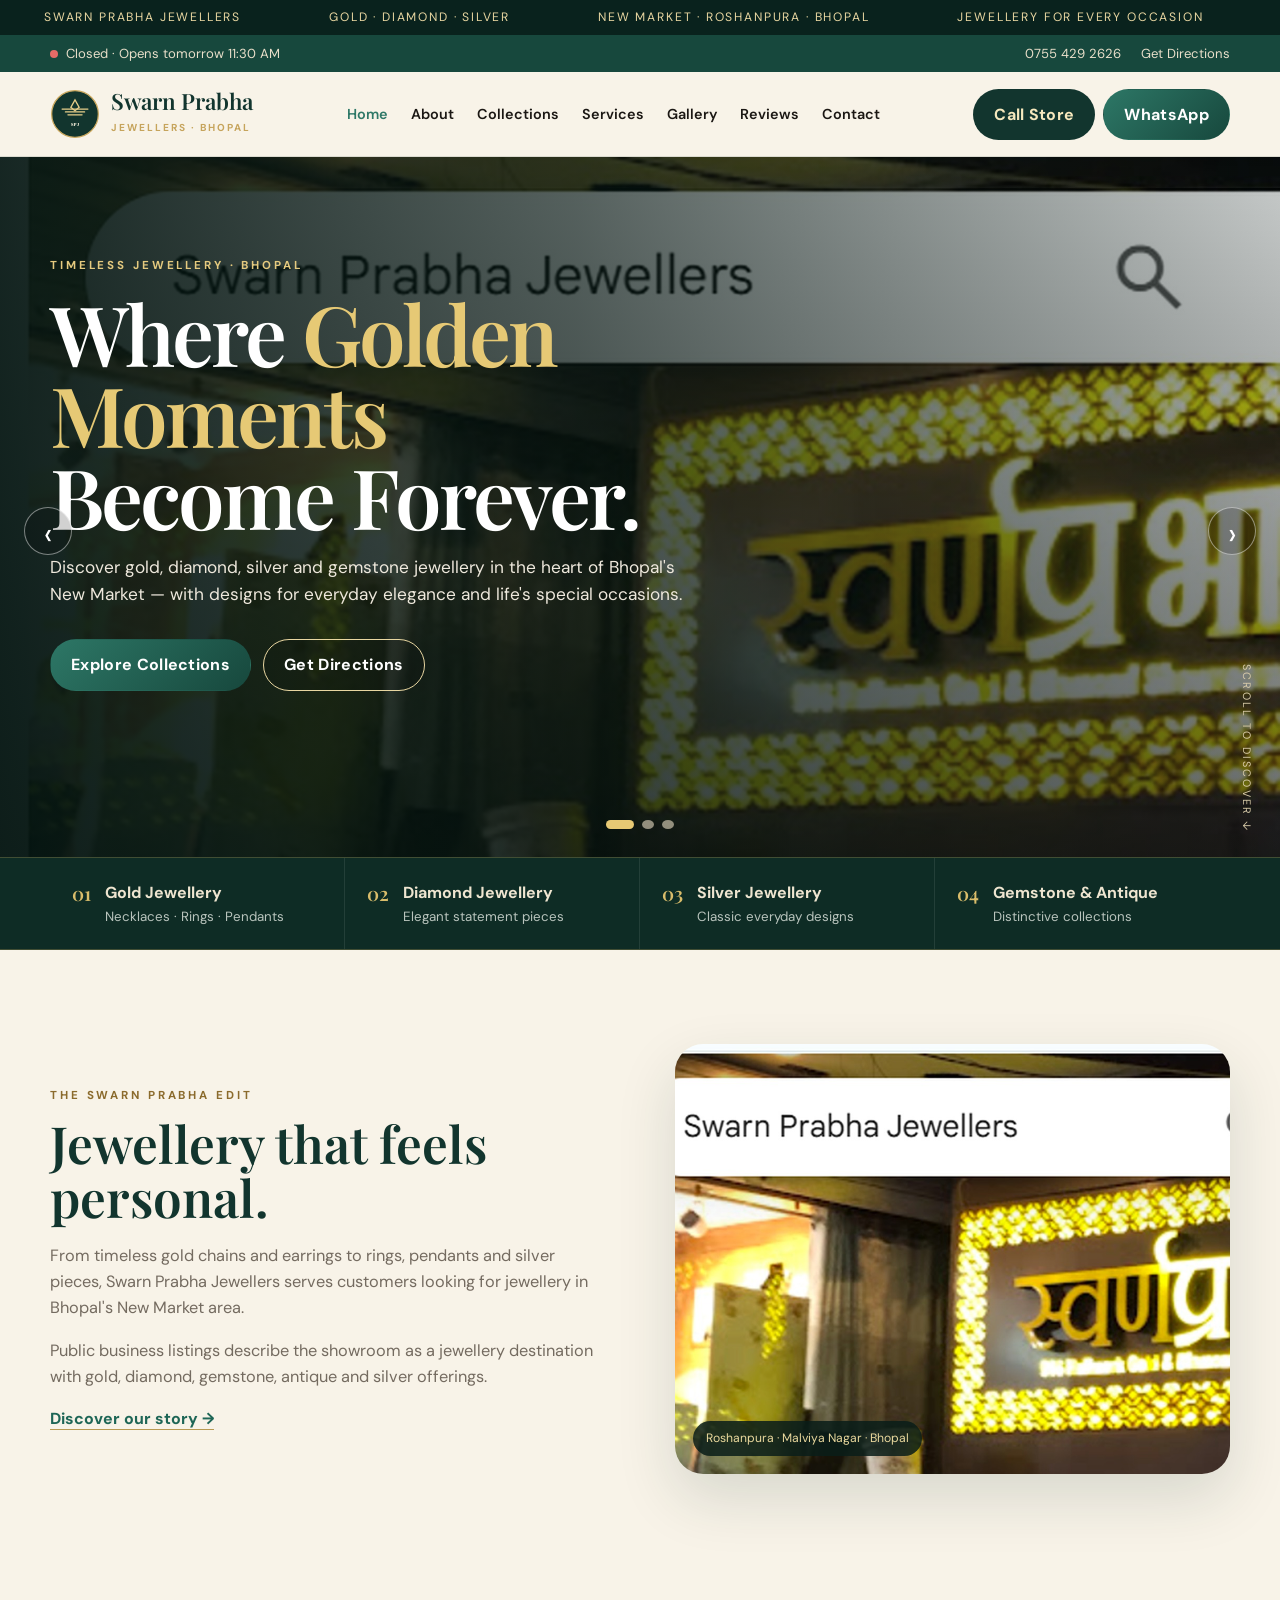
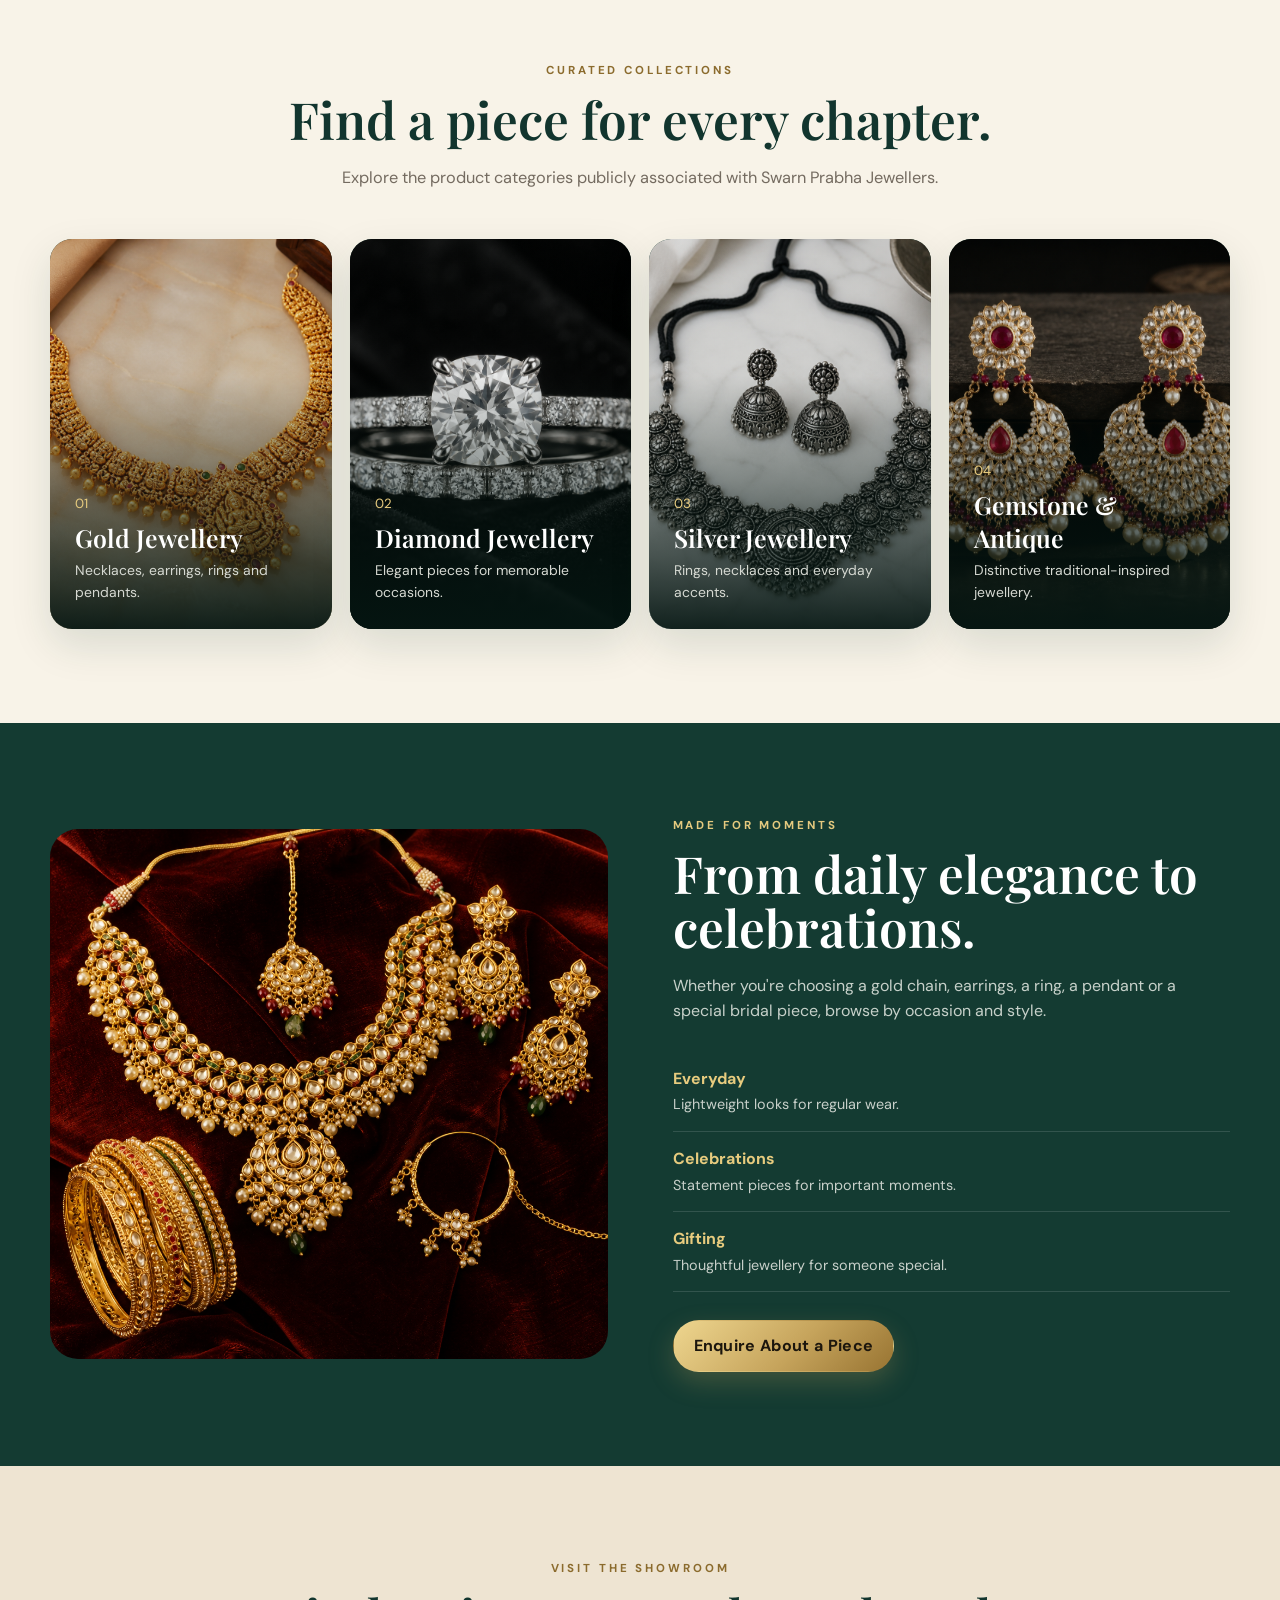
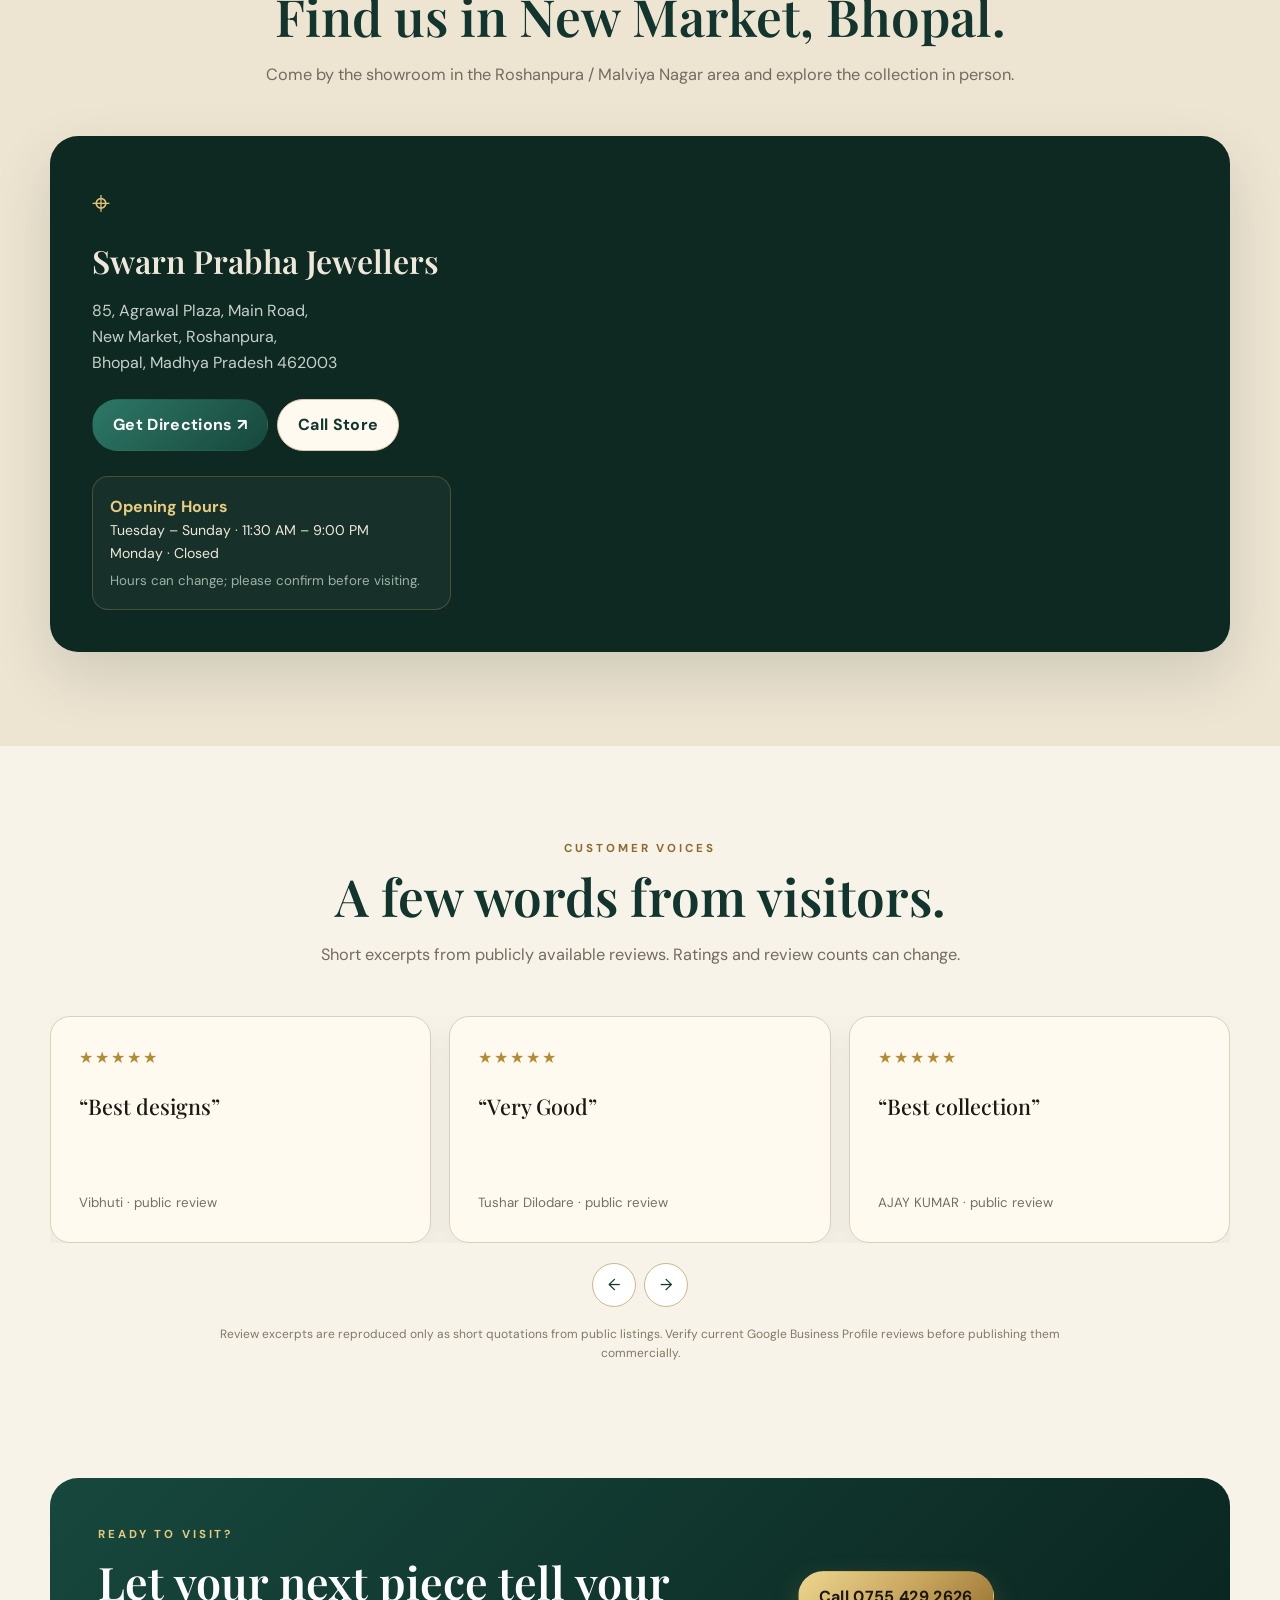
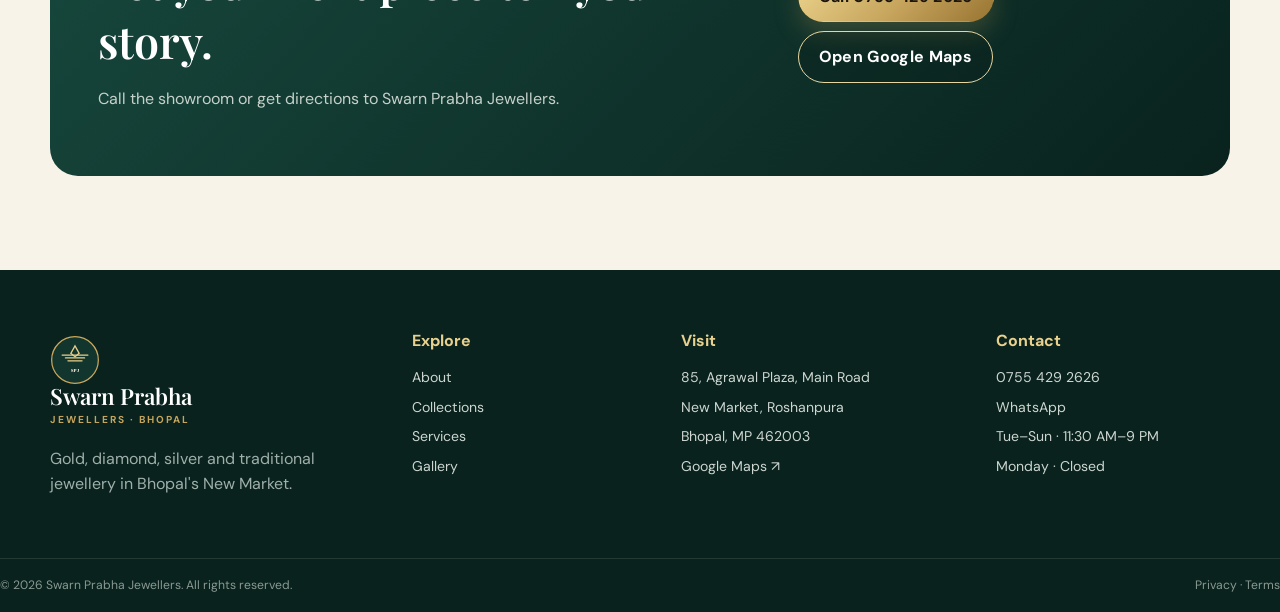
<file: index.html>
<!DOCTYPE html>
<html lang="en">
<head>
<meta charset="utf-8"><meta name="viewport" content="width=device-width,initial-scale=1">
<title>Swarn Prabha Jewellers | Gold & Diamond Jewellery | Bhopal</title>
<meta name="description" content="Swarn Prabha Jewellers in Roshanpura, Malviya Nagar, Bhopal. Explore gold, diamond, silver, gemstone and antique jewellery collections. Visit the showroom in New Market.">
<meta name="robots" content="index,follow"><meta name="theme-color" content="#12352e">
<meta property="og:title" content="Swarn Prabha Jewellers | Bhopal"><meta property="og:description" content="Jewellery for everyday elegance and special moments in Bhopal.">
<link rel="icon" href="assets/swarn-prabha-mark.svg">
<link rel="preconnect" href="https://fonts.googleapis.com"><link rel="preconnect" href="https://fonts.gstatic.com" crossorigin>
<link href="https://fonts.googleapis.com/css2?family=DM+Sans:wght@400;500;600;700&family=Playfair+Display:wght@500;600;700&display=swap" rel="stylesheet">
<link rel="stylesheet" href="css/style.css">
<script type="application/ld+json">
{"@context":"https://schema.org","@type":"JewelryStore","name":"Swarn Prabha Jewellers","telephone":"+91-755-4292626","address":{"@type":"PostalAddress","streetAddress":"85, Agrawal Plaza, Main Road, New Market, Roshanpura","addressLocality":"Bhopal","addressRegion":"Madhya Pradesh","postalCode":"462003","addressCountry":"IN"},"openingHoursSpecification":[{"@type":"OpeningHoursSpecification","dayOfWeek":["Tuesday","Wednesday","Thursday","Friday","Saturday","Sunday"],"opens":"11:30","closes":"21:00"}],"sameAs":[]}
</script>
</head>
<body>
<div class="announce"><div class="announce-track"><span>SWARN PRABHA JEWELLERS</span><span>Gold · Diamond · Silver</span><span>New Market · Roshanpura · Bhopal</span><span>Jewellery for Every Occasion</span><span>SWARN PRABHA JEWELLERS</span><span>Gold · Diamond · Silver</span><span>New Market · Roshanpura · Bhopal</span></div></div>
<div class="topbar"><div class="container topbar-inner">
<span class="status"><i data-status-dot></i><span data-status>Checking hours…</span></span>
<div class="top-links"><a href="tel:+917554292626">0755 429 2626</a><a href="https://maps.app.goo.gl/8j2M72wvHnP8TUcw9" target="_blank">Get Directions</a></div>
</div></div>
<header class="header"><div class="container nav">
<a class="brand" href="index.html"><img src="assets/swarn-prabha-mark.svg" alt="Swarn Prabha Jewellers mark"><div><strong>Swarn Prabha</strong><small>JEWELLERS · BHOPAL</small></div></a>
<button class="menu-toggle" aria-label="Open navigation"><span></span><span></span><span></span></button>
<nav class="nav-links"><a class="active" href="index.html">Home</a><a href="about.html">About</a><a href="collections.html">Collections</a><a href="services.html">Services</a><a href="gallery.html">Gallery</a><a href="reviews.html">Reviews</a><a href="contact.html">Contact</a></nav>
<div class="nav-cta"><a class="btn btn-dark" href="tel:+917554292626">Call Store</a><a class="btn btn-teal" href="https://wa.me/917554292626?text=Hello%20Swarn%20Prabha%20Jewellers" target="_blank">WhatsApp</a></div>
</div></header>

<main>
<section class="hero" data-hero>
<div class="hero-slide active" style="--bg:url('../assets/storefront.jpg')"><div class="hero-bg"></div><div class="hero-shade"></div><div class="container hero-content"><div class="eyebrow">TIMELESS JEWELLERY · BHOPAL</div><h1>Where <span>Golden Moments</span><br>Become Forever.</h1><p>Discover gold, diamond, silver and gemstone jewellery in the heart of Bhopal's New Market — with designs for everyday elegance and life's special occasions.</p><div class="hero-actions"><a class="btn btn-teal" href="collections.html">Explore Collections</a><a class="btn btn-outline" href="https://maps.app.goo.gl/8j2M72wvHnP8TUcw9" target="_blank">Get Directions</a></div></div></div>
<div class="hero-slide" style="--bg:url('../assets/hero-bridal.png')"><div class="hero-bg"></div><div class="hero-shade"></div><div class="container hero-content"><div class="eyebrow">CELEBRATE IN STYLE</div><h1>Jewellery for <span>Life's Beautiful</span><br>Occasions.</h1><p>Browse bridal-inspired and statement jewellery visuals alongside everyday gold pieces and timeless classics.</p><div class="hero-actions"><a class="btn btn-teal" href="collections.html#gold">View Gold Collection</a><a class="btn btn-outline" href="tel:+917554292626">Call Store</a></div></div></div>
<div class="hero-slide" style="--bg:url('../assets/hero-diamond.png')"><div class="hero-bg"></div><div class="hero-shade"></div><div class="container hero-content"><div class="eyebrow">DIAMONDS · GOLD · SILVER</div><h1>Find the Piece <span>That Feels Like You.</span></h1><p>Explore a curated visual journey through jewellery categories associated with Swarn Prabha Jewellers.</p><div class="hero-actions"><a class="btn btn-gold" href="contact.html">Enquire Now</a><a class="btn btn-outline" href="https://maps.app.goo.gl/8j2M72wvHnP8TUcw9" target="_blank">Visit Showroom</a></div></div></div>
<button class="hero-arrow prev" aria-label="Previous slide">‹</button><button class="hero-arrow next" aria-label="Next slide">›</button><div class="hero-dots"><button class="active"></button><button></button><button></button></div><div class="hero-scroll">SCROLL TO DISCOVER ↓</div></section>

<section class="trust-strip"><div class="container trust-grid">
<div><b>01</b><span>Gold Jewellery<small>Necklaces · Rings · Pendants</small></span></div>
<div><b>02</b><span>Diamond Jewellery<small>Elegant statement pieces</small></span></div>
<div><b>03</b><span>Silver Jewellery<small>Classic everyday designs</small></span></div>
<div><b>04</b><span>Gemstone & Antique<small>Distinctive collections</small></span></div>
</div></section>

<section class="section intro"><div class="container intro-grid"><div><div class="eyebrow dark">THE SWARN PRABHA EDIT</div><h2>Jewellery that feels personal.</h2><p>From timeless gold chains and earrings to rings, pendants and silver pieces, Swarn Prabha Jewellers serves customers looking for jewellery in Bhopal's New Market area.</p><p>Public business listings describe the showroom as a jewellery destination with gold, diamond, gemstone, antique and silver offerings.</p><a class="text-link" href="about.html">Discover our story →</a></div><div class="image-card"><img src="assets/storefront.jpg" alt="Swarn Prabha Jewellers storefront in Bhopal" loading="lazy"><span>Roshanpura · Malviya Nagar · Bhopal</span></div></div></section>

<section class="section collections"><div class="container"><div class="section-head"><div class="eyebrow dark">CURATED COLLECTIONS</div><h2>Find a piece for every chapter.</h2><p>Explore the product categories publicly associated with Swarn Prabha Jewellers.</p></div>
<div class="collection-grid">
<a class="collection-card" href="collections.html#gold"><img src="assets/gold-necklace.png" alt="Gold necklace jewellery"><div><small>01</small><h3>Gold Jewellery</h3><p>Necklaces, earrings, rings and pendants.</p></div></a>
<a class="collection-card" href="collections.html#diamond"><img src="assets/diamond-rings.png" alt="Diamond rings"><div><small>02</small><h3>Diamond Jewellery</h3><p>Elegant pieces for memorable occasions.</p></div></a>
<a class="collection-card" href="collections.html#silver"><img src="assets/silver-jewellery.png" alt="Silver jewellery"><div><small>03</small><h3>Silver Jewellery</h3><p>Rings, necklaces and everyday accents.</p></div></a>
<a class="collection-card" href="collections.html#special"><img src="assets/kundan-earrings.png" alt="Gemstone and traditional earrings"><div><small>04</small><h3>Gemstone & Antique</h3><p>Distinctive traditional-inspired jewellery.</p></div></a>
</div></div></section>

<section class="section feature"><div class="container feature-grid"><div class="feature-image"><img src="assets/bridal-set.png" alt="Bridal jewellery set" loading="lazy"></div><div class="feature-copy"><div class="eyebrow">MADE FOR MOMENTS</div><h2>From daily elegance to celebrations.</h2><p>Whether you're choosing a gold chain, earrings, a ring, a pendant or a special bridal piece, browse by occasion and style.</p><div class="feature-list"><div><b>Everyday</b><span>Lightweight looks for regular wear.</span></div><div><b>Celebrations</b><span>Statement pieces for important moments.</span></div><div><b>Gifting</b><span>Thoughtful jewellery for someone special.</span></div></div><a class="btn btn-gold" href="contact.html">Enquire About a Piece</a></div></div></section>

<section class="section location"><div class="container"><div class="section-head"><div class="eyebrow dark">VISIT THE SHOWROOM</div><h2>Find us in New Market, Bhopal.</h2><p>Come by the showroom in the Roshanpura / Malviya Nagar area and explore the collection in person.</p></div>
<div class="location-card"><div class="location-copy"><div class="pin">⌖</div><h3>Swarn Prabha Jewellers</h3><p>85, Agrawal Plaza, Main Road,<br>New Market, Roshanpura,<br>Bhopal, Madhya Pradesh 462003</p><div class="loc-actions"><a class="btn btn-teal" href="https://maps.app.goo.gl/8j2M72wvHnP8TUcw9" target="_blank">Get Directions ↗</a><a class="btn btn-light" href="tel:+917554292626">Call Store</a></div><div class="hours-box"><b>Opening Hours</b><span>Tuesday – Sunday · 11:30 AM – 9:00 PM</span><span>Monday · Closed</span><small>Hours can change; please confirm before visiting.</small></div></div><div class="map"><iframe title="Swarn Prabha Jewellers location" loading="lazy" src="https://www.google.com/maps?q=Swarn%20Prabha%20Jewellers%20Bhopal&output=embed"></iframe></div></div></div></section>

<section class="section reviews"><div class="container"><div class="section-head"><div class="eyebrow dark">CUSTOMER VOICES</div><h2>A few words from visitors.</h2><p>Short excerpts from publicly available reviews. Ratings and review counts can change.</p></div>
<div class="review-track" data-review-track>
<article><div class="stars">★★★★★</div><p>“Best designs”</p><small>Vibhuti · public review</small></article>
<article><div class="stars">★★★★★</div><p>“Very Good”</p><small>Tushar Dilodare · public review</small></article>
<article><div class="stars">★★★★★</div><p>“Best collection”</p><small>AJAY KUMAR · public review</small></article>
</div><div class="review-controls"><button data-prev>←</button><button data-next>→</button></div><p class="review-note">Review excerpts are reproduced only as short quotations from public listings. Verify current Google Business Profile reviews before publishing them commercially.</p></div></section>

<section class="section cta"><div class="container cta-box"><div><div class="eyebrow">READY TO VISIT?</div><h2>Let your next piece tell your story.</h2><p>Call the showroom or get directions to Swarn Prabha Jewellers.</p></div><div><a class="btn btn-gold" href="tel:+917554292626">Call 0755 429 2626</a><a class="btn btn-outline" href="https://maps.app.goo.gl/8j2M72wvHnP8TUcw9" target="_blank">Open Google Maps</a></div></div></section>
</main>

<footer class="footer"><div class="container footer-grid">
<div><a class="brand footer-brand" href="index.html"><img src="assets/swarn-prabha-mark.svg" alt=""><div><strong>Swarn Prabha</strong><small>JEWELLERS · BHOPAL</small></div></a><p>Gold, diamond, silver and traditional jewellery in Bhopal's New Market.</p></div>
<div><h4>Explore</h4><a href="about.html">About</a><a href="collections.html">Collections</a><a href="services.html">Services</a><a href="gallery.html">Gallery</a></div>
<div><h4>Visit</h4><span>85, Agrawal Plaza, Main Road</span><span>New Market, Roshanpura</span><span>Bhopal, MP 462003</span><a href="https://maps.app.goo.gl/8j2M72wvHnP8TUcw9" target="_blank">Google Maps ↗</a></div>
<div><h4>Contact</h4><a href="tel:+917554292626">0755 429 2626</a><a href="https://wa.me/917554292626" target="_blank">WhatsApp</a><span>Tue–Sun · 11:30 AM–9 PM</span><span>Monday · Closed</span></div>
</div><div class="copyright"><span>© <span data-year></span> Swarn Prabha Jewellers. All rights reserved.</span><span><a href="privacy.html">Privacy</a> · <a href="terms.html">Terms</a></span></div></footer>
<script src="js/main.js"></script></body></html>
</file>
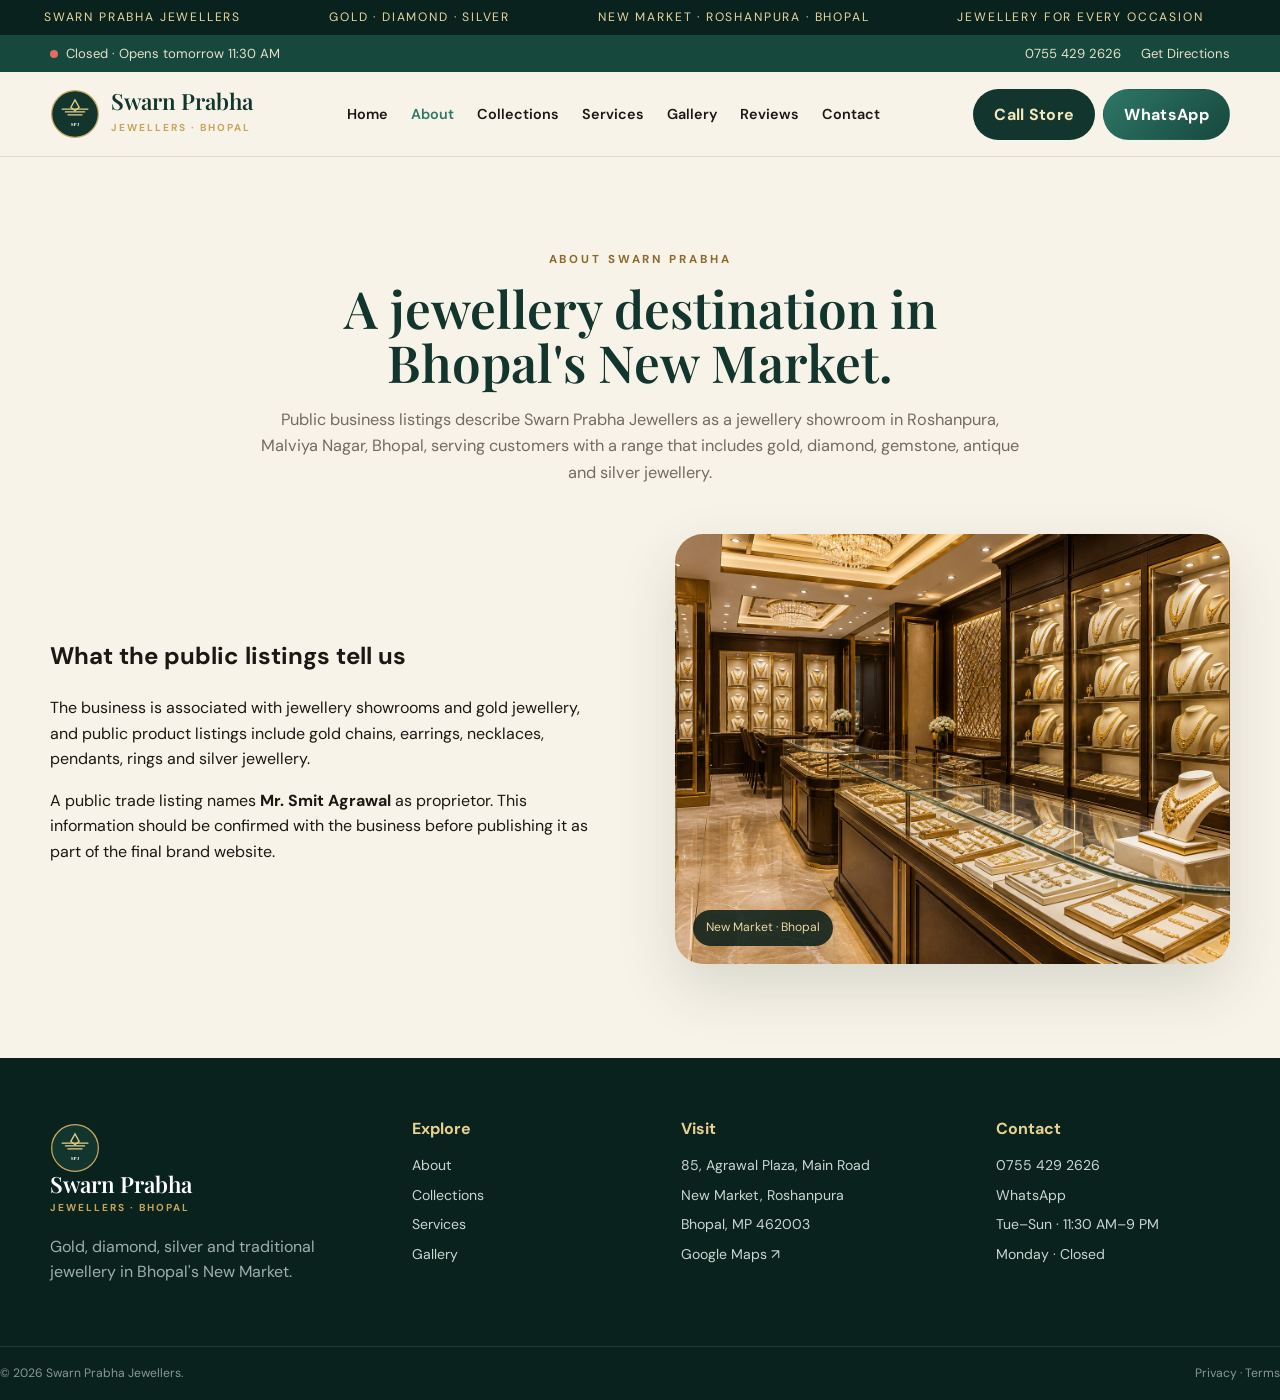
<file: about.html>
<!doctype html><html lang="en"><head><meta charset="utf-8"><meta name="viewport" content="width=device-width,initial-scale=1"><title>About Swarn Prabha Jewellers | Bhopal</title><meta name="description" content="About Swarn Prabha Jewellers and its publicly listed jewellery categories in Bhopal."><link rel="icon" href="assets/swarn-prabha-mark.svg"><link rel="preconnect" href="https://fonts.googleapis.com"><link rel="preconnect" href="https://fonts.gstatic.com" crossorigin><link href="https://fonts.googleapis.com/css2?family=DM+Sans:wght@400;500;600;700&family=Playfair+Display:wght@500;600;700&display=swap" rel="stylesheet"><link rel="stylesheet" href="css/style.css"></head><body><div class="announce"><div class="announce-track"><span>SWARN PRABHA JEWELLERS</span><span>Gold · Diamond · Silver</span><span>New Market · Roshanpura · Bhopal</span><span>Jewellery for Every Occasion</span><span>SWARN PRABHA JEWELLERS</span></div></div><div class="topbar"><div class="container topbar-inner"><span class="status"><i data-status-dot></i><span data-status>Checking hours…</span></span><div class="top-links"><a href="tel:+917554292626">0755 429 2626</a><a href="https://maps.app.goo.gl/8j2M72wvHnP8TUcw9" target="_blank">Get Directions</a></div></div></div><header class="header"><div class="container nav"><a class="brand" href="index.html"><img src="assets/swarn-prabha-mark.svg" alt=""><div><strong>Swarn Prabha</strong><small>JEWELLERS · BHOPAL</small></div></a><button class="menu-toggle" aria-label="Open navigation"><span></span><span></span><span></span></button><nav class="nav-links"><a class="" href="index.html">Home</a><a class="active" href="about.html">About</a><a class="" href="collections.html">Collections</a><a class="" href="services.html">Services</a><a class="" href="gallery.html">Gallery</a><a class="" href="reviews.html">Reviews</a><a class="" href="contact.html">Contact</a></nav><div class="nav-cta"><a class="btn btn-dark" href="tel:+917554292626">Call Store</a><a class="btn btn-teal" href="https://wa.me/917554292626" target="_blank">WhatsApp</a></div></div></header><main><section class="section"><div class="container section-head"><div class="eyebrow dark">ABOUT SWARN PRABHA</div><h2>A jewellery destination in Bhopal's New Market.</h2><p>Public business listings describe Swarn Prabha Jewellers as a jewellery showroom in Roshanpura, Malviya Nagar, Bhopal, serving customers with a range that includes gold, diamond, gemstone, antique and silver jewellery.</p></div><div class="container intro-grid"><div><h2>What the public listings tell us</h2><p>The business is associated with jewellery showrooms and gold jewellery, and public product listings include gold chains, earrings, necklaces, pendants, rings and silver jewellery.</p><p>A public trade listing names <strong>Mr. Smit Agrawal</strong> as proprietor. This information should be confirmed with the business before publishing it as part of the final brand website.</p></div><div class="image-card"><img src="assets/showroom.png" alt="Jewellery showroom interior illustration" loading="lazy"><span>New Market · Bhopal</span></div></div></section></main><footer class="footer"><div class="container footer-grid"><div><a class="brand footer-brand" href="index.html"><img src="assets/swarn-prabha-mark.svg" alt=""><div><strong>Swarn Prabha</strong><small>JEWELLERS · BHOPAL</small></div></a><p>Gold, diamond, silver and traditional jewellery in Bhopal's New Market.</p></div><div><h4>Explore</h4><a href="about.html">About</a><a href="collections.html">Collections</a><a href="services.html">Services</a><a href="gallery.html">Gallery</a></div><div><h4>Visit</h4><span>85, Agrawal Plaza, Main Road</span><span>New Market, Roshanpura</span><span>Bhopal, MP 462003</span><a href="https://maps.app.goo.gl/8j2M72wvHnP8TUcw9" target="_blank">Google Maps ↗</a></div><div><h4>Contact</h4><a href="tel:+917554292626">0755 429 2626</a><a href="https://wa.me/917554292626" target="_blank">WhatsApp</a><span>Tue–Sun · 11:30 AM–9 PM</span><span>Monday · Closed</span></div></div><div class="copyright"><span>© <span data-year></span> Swarn Prabha Jewellers.</span><span><a href="privacy.html">Privacy</a> · <a href="terms.html">Terms</a></span></div></footer><script src="js/main.js"></script></body></html>
</file>
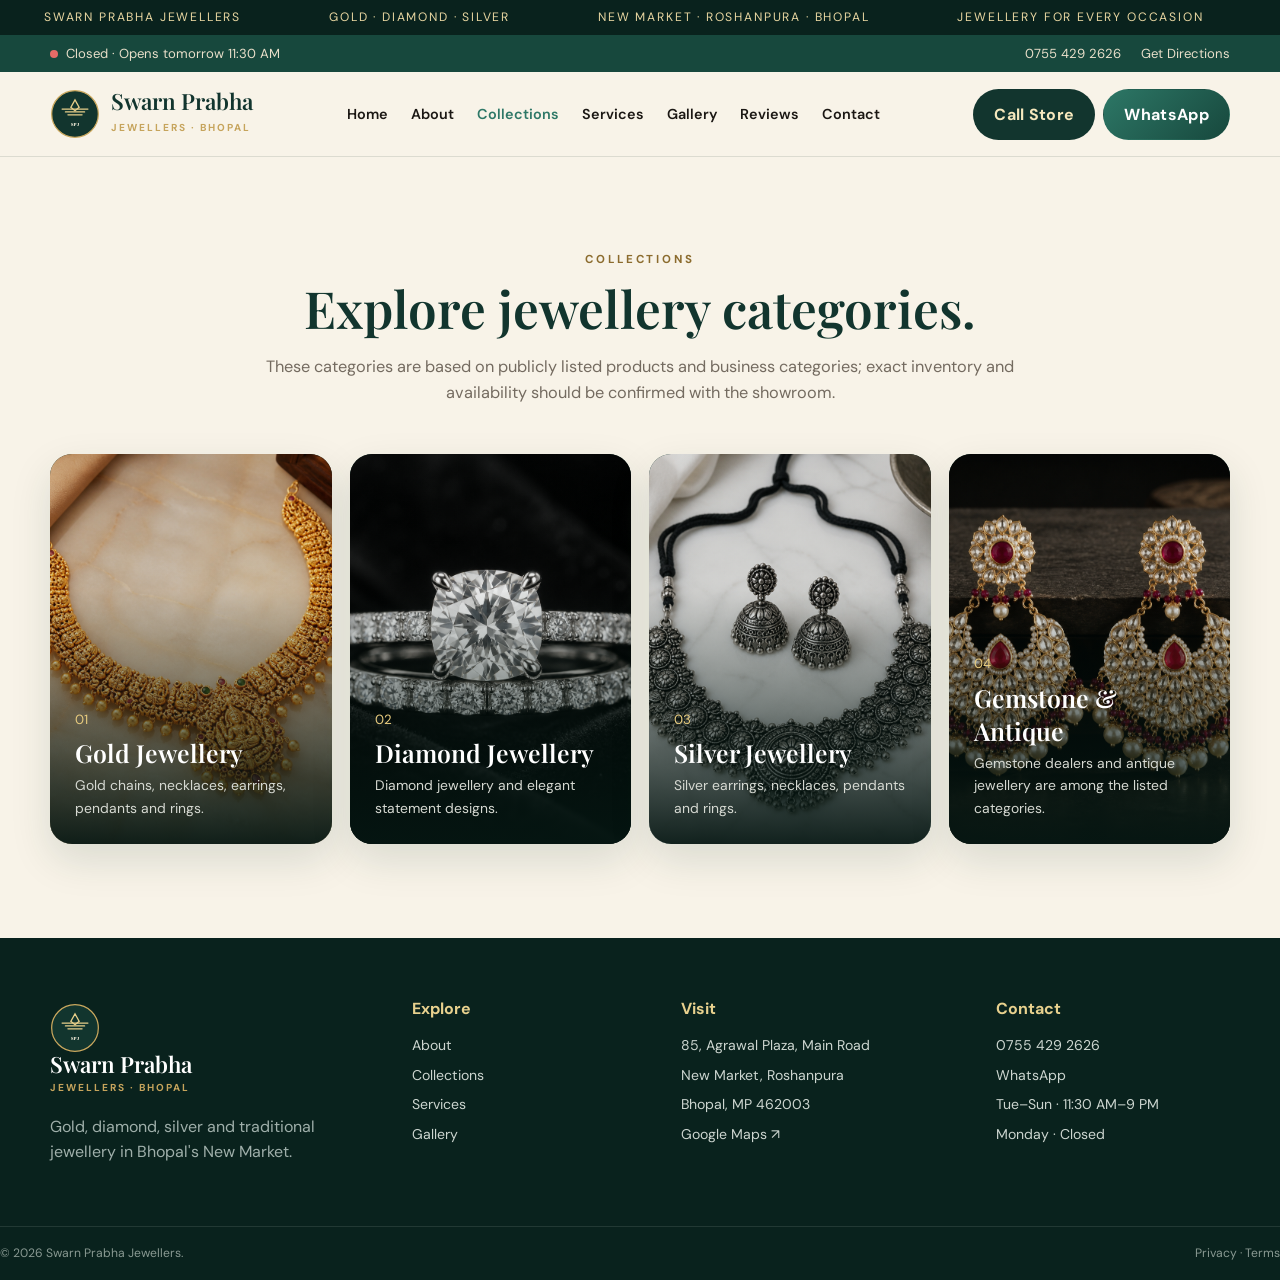
<file: collections.html>
<!doctype html><html lang="en"><head><meta charset="utf-8"><meta name="viewport" content="width=device-width,initial-scale=1"><title>Jewellery Collections | Swarn Prabha Jewellers</title><meta name="description" content="Explore gold, diamond, silver, gemstone and antique jewellery categories associated with Swarn Prabha Jewellers."><link rel="icon" href="assets/swarn-prabha-mark.svg"><link rel="preconnect" href="https://fonts.googleapis.com"><link rel="preconnect" href="https://fonts.gstatic.com" crossorigin><link href="https://fonts.googleapis.com/css2?family=DM+Sans:wght@400;500;600;700&family=Playfair+Display:wght@500;600;700&display=swap" rel="stylesheet"><link rel="stylesheet" href="css/style.css"></head><body><div class="announce"><div class="announce-track"><span>SWARN PRABHA JEWELLERS</span><span>Gold · Diamond · Silver</span><span>New Market · Roshanpura · Bhopal</span><span>Jewellery for Every Occasion</span><span>SWARN PRABHA JEWELLERS</span></div></div><div class="topbar"><div class="container topbar-inner"><span class="status"><i data-status-dot></i><span data-status>Checking hours…</span></span><div class="top-links"><a href="tel:+917554292626">0755 429 2626</a><a href="https://maps.app.goo.gl/8j2M72wvHnP8TUcw9" target="_blank">Get Directions</a></div></div></div><header class="header"><div class="container nav"><a class="brand" href="index.html"><img src="assets/swarn-prabha-mark.svg" alt=""><div><strong>Swarn Prabha</strong><small>JEWELLERS · BHOPAL</small></div></a><button class="menu-toggle" aria-label="Open navigation"><span></span><span></span><span></span></button><nav class="nav-links"><a class="" href="index.html">Home</a><a class="" href="about.html">About</a><a class="active" href="collections.html">Collections</a><a class="" href="services.html">Services</a><a class="" href="gallery.html">Gallery</a><a class="" href="reviews.html">Reviews</a><a class="" href="contact.html">Contact</a></nav><div class="nav-cta"><a class="btn btn-dark" href="tel:+917554292626">Call Store</a><a class="btn btn-teal" href="https://wa.me/917554292626" target="_blank">WhatsApp</a></div></div></header><main><section class="section"><div class="container section-head"><div class="eyebrow dark">COLLECTIONS</div><h2>Explore jewellery categories.</h2><p>These categories are based on publicly listed products and business categories; exact inventory and availability should be confirmed with the showroom.</p></div><div class="container collection-grid"><a class="collection-card" id="gold"><img src="assets/gold-necklace.png" alt="Gold necklace"><div><small>01</small><h3>Gold Jewellery</h3><p>Gold chains, necklaces, earrings, pendants and rings.</p></div></a><a class="collection-card" id="diamond"><img src="assets/diamond-rings.png" alt="Diamond rings"><div><small>02</small><h3>Diamond Jewellery</h3><p>Diamond jewellery and elegant statement designs.</p></div></a><a class="collection-card" id="silver"><img src="assets/silver-jewellery.png" alt="Silver jewellery"><div><small>03</small><h3>Silver Jewellery</h3><p>Silver earrings, necklaces, pendants and rings.</p></div></a><a class="collection-card" id="special"><img src="assets/kundan-earrings.png" alt="Traditional jewellery"><div><small>04</small><h3>Gemstone & Antique</h3><p>Gemstone dealers and antique jewellery are among the listed categories.</p></div></a></div></section></main><footer class="footer"><div class="container footer-grid"><div><a class="brand footer-brand" href="index.html"><img src="assets/swarn-prabha-mark.svg" alt=""><div><strong>Swarn Prabha</strong><small>JEWELLERS · BHOPAL</small></div></a><p>Gold, diamond, silver and traditional jewellery in Bhopal's New Market.</p></div><div><h4>Explore</h4><a href="about.html">About</a><a href="collections.html">Collections</a><a href="services.html">Services</a><a href="gallery.html">Gallery</a></div><div><h4>Visit</h4><span>85, Agrawal Plaza, Main Road</span><span>New Market, Roshanpura</span><span>Bhopal, MP 462003</span><a href="https://maps.app.goo.gl/8j2M72wvHnP8TUcw9" target="_blank">Google Maps ↗</a></div><div><h4>Contact</h4><a href="tel:+917554292626">0755 429 2626</a><a href="https://wa.me/917554292626" target="_blank">WhatsApp</a><span>Tue–Sun · 11:30 AM–9 PM</span><span>Monday · Closed</span></div></div><div class="copyright"><span>© <span data-year></span> Swarn Prabha Jewellers.</span><span><a href="privacy.html">Privacy</a> · <a href="terms.html">Terms</a></span></div></footer><script src="js/main.js"></script></body></html>
</file>
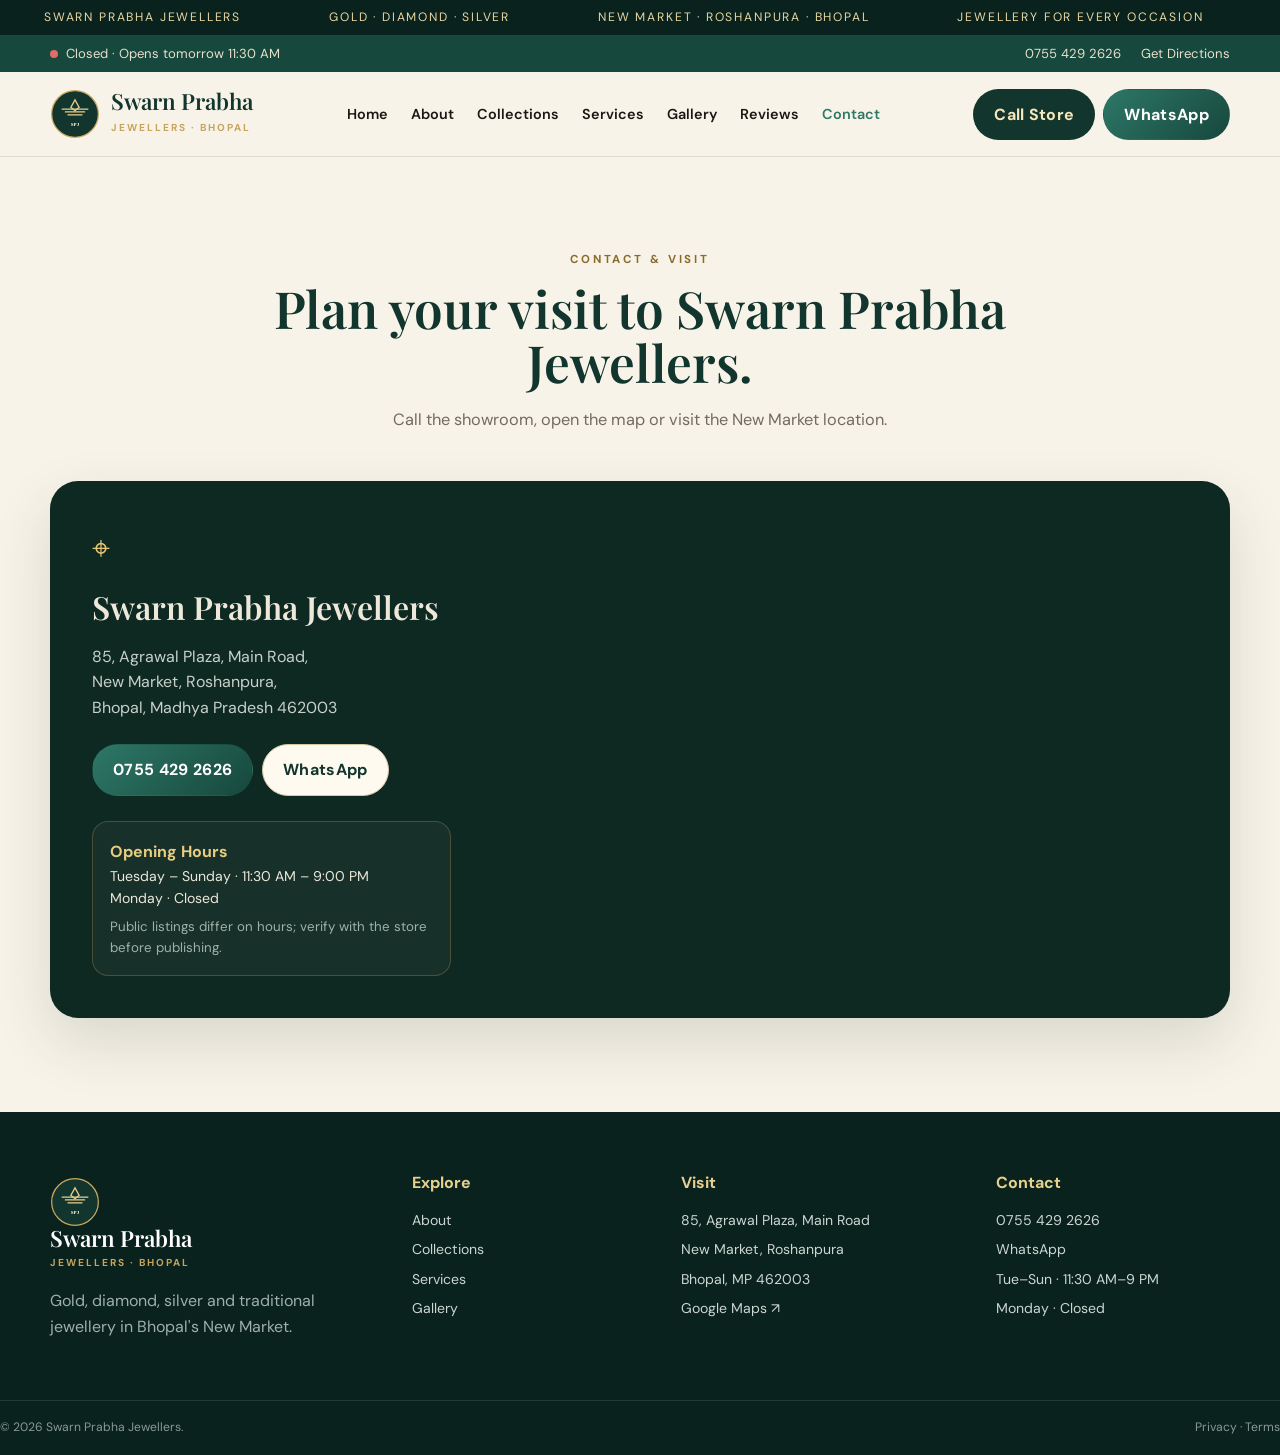
<file: contact.html>
<!doctype html><html lang="en"><head><meta charset="utf-8"><meta name="viewport" content="width=device-width,initial-scale=1"><title>Contact Swarn Prabha Jewellers | Bhopal</title><meta name="description" content="Contact and location information for Swarn Prabha Jewellers, New Market, Bhopal."><link rel="icon" href="assets/swarn-prabha-mark.svg"><link rel="preconnect" href="https://fonts.googleapis.com"><link rel="preconnect" href="https://fonts.gstatic.com" crossorigin><link href="https://fonts.googleapis.com/css2?family=DM+Sans:wght@400;500;600;700&family=Playfair+Display:wght@500;600;700&display=swap" rel="stylesheet"><link rel="stylesheet" href="css/style.css"></head><body><div class="announce"><div class="announce-track"><span>SWARN PRABHA JEWELLERS</span><span>Gold · Diamond · Silver</span><span>New Market · Roshanpura · Bhopal</span><span>Jewellery for Every Occasion</span><span>SWARN PRABHA JEWELLERS</span></div></div><div class="topbar"><div class="container topbar-inner"><span class="status"><i data-status-dot></i><span data-status>Checking hours…</span></span><div class="top-links"><a href="tel:+917554292626">0755 429 2626</a><a href="https://maps.app.goo.gl/8j2M72wvHnP8TUcw9" target="_blank">Get Directions</a></div></div></div><header class="header"><div class="container nav"><a class="brand" href="index.html"><img src="assets/swarn-prabha-mark.svg" alt=""><div><strong>Swarn Prabha</strong><small>JEWELLERS · BHOPAL</small></div></a><button class="menu-toggle" aria-label="Open navigation"><span></span><span></span><span></span></button><nav class="nav-links"><a class="" href="index.html">Home</a><a class="" href="about.html">About</a><a class="" href="collections.html">Collections</a><a class="" href="services.html">Services</a><a class="" href="gallery.html">Gallery</a><a class="" href="reviews.html">Reviews</a><a class="active" href="contact.html">Contact</a></nav><div class="nav-cta"><a class="btn btn-dark" href="tel:+917554292626">Call Store</a><a class="btn btn-teal" href="https://wa.me/917554292626" target="_blank">WhatsApp</a></div></div></header><main><section class="section"><div class="container section-head"><div class="eyebrow dark">CONTACT & VISIT</div><h2>Plan your visit to Swarn Prabha Jewellers.</h2><p>Call the showroom, open the map or visit the New Market location.</p></div><div class="container location-card"><div class="location-copy"><div class="pin">⌖</div><h3>Swarn Prabha Jewellers</h3><p>85, Agrawal Plaza, Main Road,<br>New Market, Roshanpura,<br>Bhopal, Madhya Pradesh 462003</p><div class="loc-actions"><a class="btn btn-teal" href="tel:+917554292626">0755 429 2626</a><a class="btn btn-light" href="https://wa.me/917554292626" target="_blank">WhatsApp</a></div><div class="hours-box"><b>Opening Hours</b><span>Tuesday – Sunday · 11:30 AM – 9:00 PM</span><span>Monday · Closed</span><small>Public listings differ on hours; verify with the store before publishing.</small></div></div><div class="map"><iframe title="Swarn Prabha Jewellers map" loading="lazy" src="https://www.google.com/maps?q=Swarn%20Prabha%20Jewellers%20Bhopal&output=embed"></iframe></div></div></section></main><footer class="footer"><div class="container footer-grid"><div><a class="brand footer-brand" href="index.html"><img src="assets/swarn-prabha-mark.svg" alt=""><div><strong>Swarn Prabha</strong><small>JEWELLERS · BHOPAL</small></div></a><p>Gold, diamond, silver and traditional jewellery in Bhopal's New Market.</p></div><div><h4>Explore</h4><a href="about.html">About</a><a href="collections.html">Collections</a><a href="services.html">Services</a><a href="gallery.html">Gallery</a></div><div><h4>Visit</h4><span>85, Agrawal Plaza, Main Road</span><span>New Market, Roshanpura</span><span>Bhopal, MP 462003</span><a href="https://maps.app.goo.gl/8j2M72wvHnP8TUcw9" target="_blank">Google Maps ↗</a></div><div><h4>Contact</h4><a href="tel:+917554292626">0755 429 2626</a><a href="https://wa.me/917554292626" target="_blank">WhatsApp</a><span>Tue–Sun · 11:30 AM–9 PM</span><span>Monday · Closed</span></div></div><div class="copyright"><span>© <span data-year></span> Swarn Prabha Jewellers.</span><span><a href="privacy.html">Privacy</a> · <a href="terms.html">Terms</a></span></div></footer><script src="js/main.js"></script></body></html>
</file>
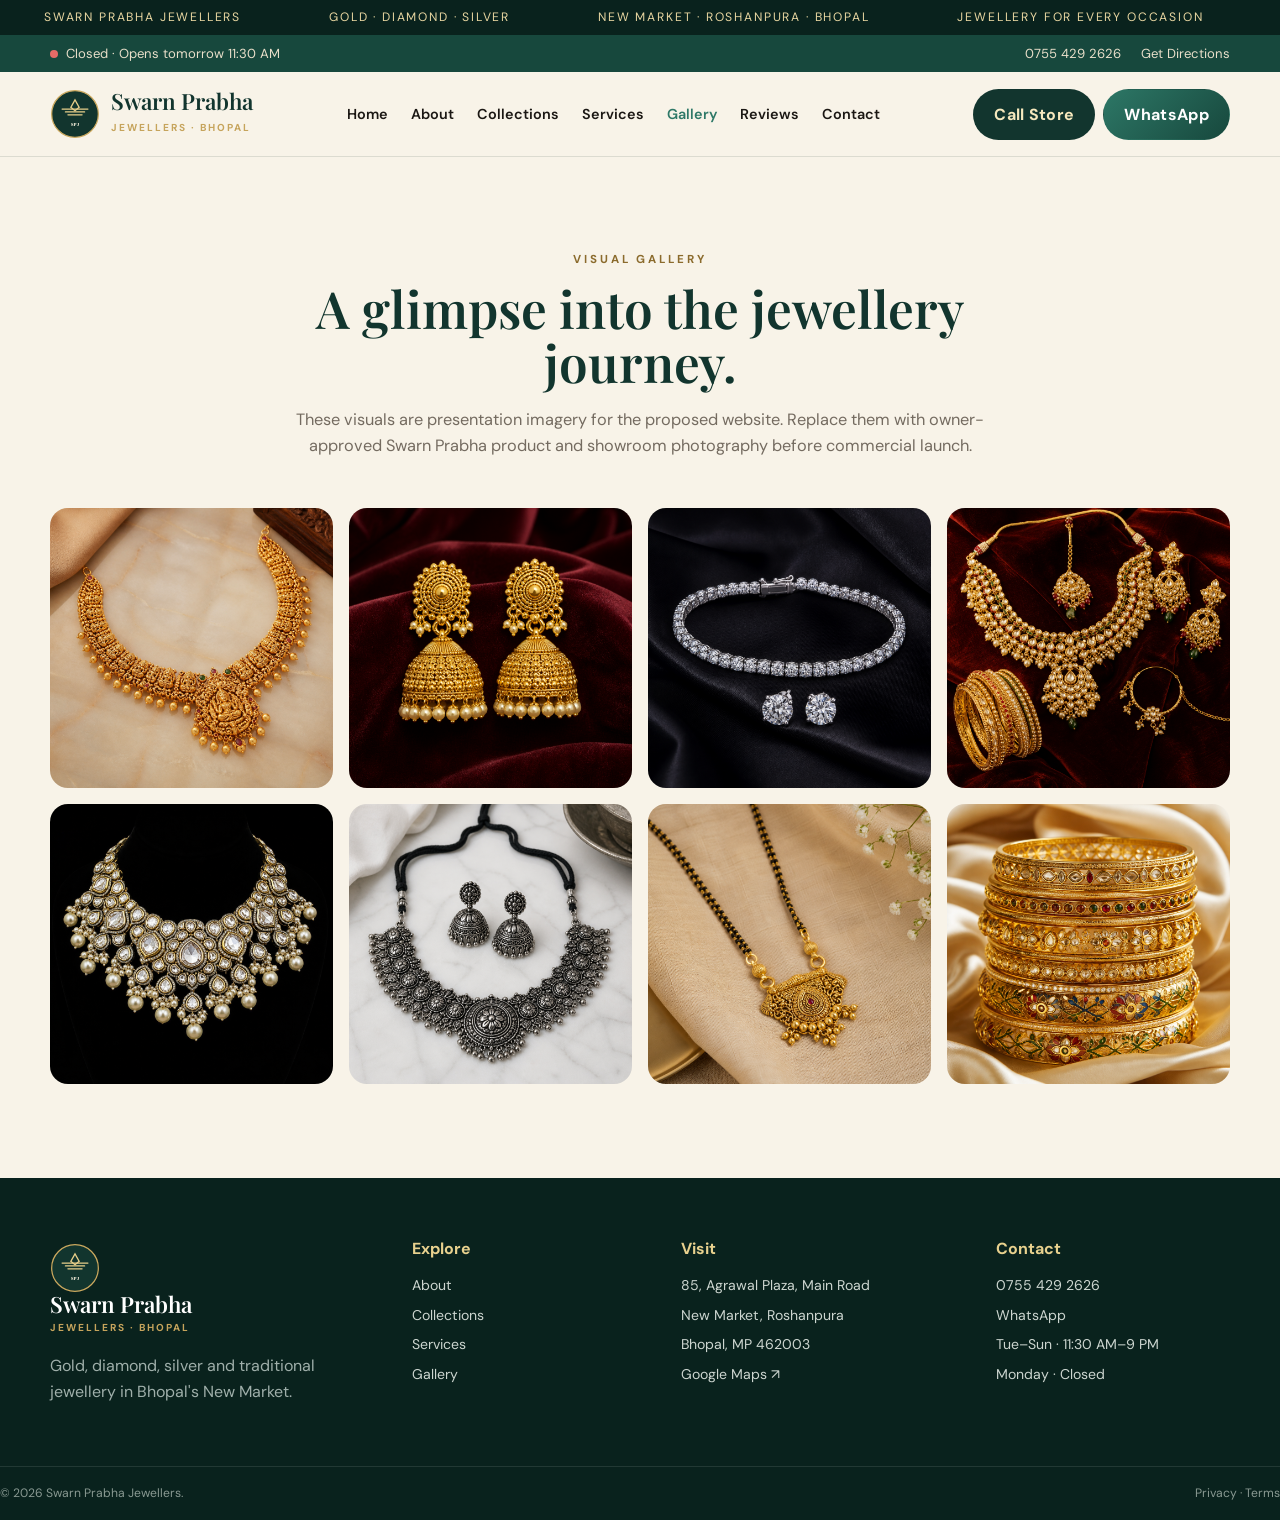
<file: gallery.html>
<!doctype html><html lang="en"><head><meta charset="utf-8"><meta name="viewport" content="width=device-width,initial-scale=1"><title>Gallery | Swarn Prabha Jewellers</title><meta name="description" content="A visual gallery for the proposed Swarn Prabha Jewellers website."><link rel="icon" href="assets/swarn-prabha-mark.svg"><link rel="preconnect" href="https://fonts.googleapis.com"><link rel="preconnect" href="https://fonts.gstatic.com" crossorigin><link href="https://fonts.googleapis.com/css2?family=DM+Sans:wght@400;500;600;700&family=Playfair+Display:wght@500;600;700&display=swap" rel="stylesheet"><link rel="stylesheet" href="css/style.css"></head><body><div class="announce"><div class="announce-track"><span>SWARN PRABHA JEWELLERS</span><span>Gold · Diamond · Silver</span><span>New Market · Roshanpura · Bhopal</span><span>Jewellery for Every Occasion</span><span>SWARN PRABHA JEWELLERS</span></div></div><div class="topbar"><div class="container topbar-inner"><span class="status"><i data-status-dot></i><span data-status>Checking hours…</span></span><div class="top-links"><a href="tel:+917554292626">0755 429 2626</a><a href="https://maps.app.goo.gl/8j2M72wvHnP8TUcw9" target="_blank">Get Directions</a></div></div></div><header class="header"><div class="container nav"><a class="brand" href="index.html"><img src="assets/swarn-prabha-mark.svg" alt=""><div><strong>Swarn Prabha</strong><small>JEWELLERS · BHOPAL</small></div></a><button class="menu-toggle" aria-label="Open navigation"><span></span><span></span><span></span></button><nav class="nav-links"><a class="" href="index.html">Home</a><a class="" href="about.html">About</a><a class="" href="collections.html">Collections</a><a class="" href="services.html">Services</a><a class="active" href="gallery.html">Gallery</a><a class="" href="reviews.html">Reviews</a><a class="" href="contact.html">Contact</a></nav><div class="nav-cta"><a class="btn btn-dark" href="tel:+917554292626">Call Store</a><a class="btn btn-teal" href="https://wa.me/917554292626" target="_blank">WhatsApp</a></div></div></header><main><section class="section"><div class="container section-head"><div class="eyebrow dark">VISUAL GALLERY</div><h2>A glimpse into the jewellery journey.</h2><p>These visuals are presentation imagery for the proposed website. Replace them with owner-approved Swarn Prabha product and showroom photography before commercial launch.</p></div><div class="container gallery-grid"><img src="assets/gold-necklace.png" alt="Gold necklace"><img src="assets/gold-jhumkas.png" alt="Gold earrings"><img src="assets/diamond-bracelet.png" alt="Diamond bracelet"><img src="assets/bridal-set.png" alt="Bridal jewellery set"><img src="assets/polki-necklace.png" alt="Polki necklace"><img src="assets/silver-jewellery.png" alt="Silver jewellery"><img src="assets/mangalsutra.png" alt="Mangalsutra"><img src="assets/gold-bangles.png" alt="Gold bangles"></div></section></main><footer class="footer"><div class="container footer-grid"><div><a class="brand footer-brand" href="index.html"><img src="assets/swarn-prabha-mark.svg" alt=""><div><strong>Swarn Prabha</strong><small>JEWELLERS · BHOPAL</small></div></a><p>Gold, diamond, silver and traditional jewellery in Bhopal's New Market.</p></div><div><h4>Explore</h4><a href="about.html">About</a><a href="collections.html">Collections</a><a href="services.html">Services</a><a href="gallery.html">Gallery</a></div><div><h4>Visit</h4><span>85, Agrawal Plaza, Main Road</span><span>New Market, Roshanpura</span><span>Bhopal, MP 462003</span><a href="https://maps.app.goo.gl/8j2M72wvHnP8TUcw9" target="_blank">Google Maps ↗</a></div><div><h4>Contact</h4><a href="tel:+917554292626">0755 429 2626</a><a href="https://wa.me/917554292626" target="_blank">WhatsApp</a><span>Tue–Sun · 11:30 AM–9 PM</span><span>Monday · Closed</span></div></div><div class="copyright"><span>© <span data-year></span> Swarn Prabha Jewellers.</span><span><a href="privacy.html">Privacy</a> · <a href="terms.html">Terms</a></span></div></footer><script src="js/main.js"></script></body></html>
</file>
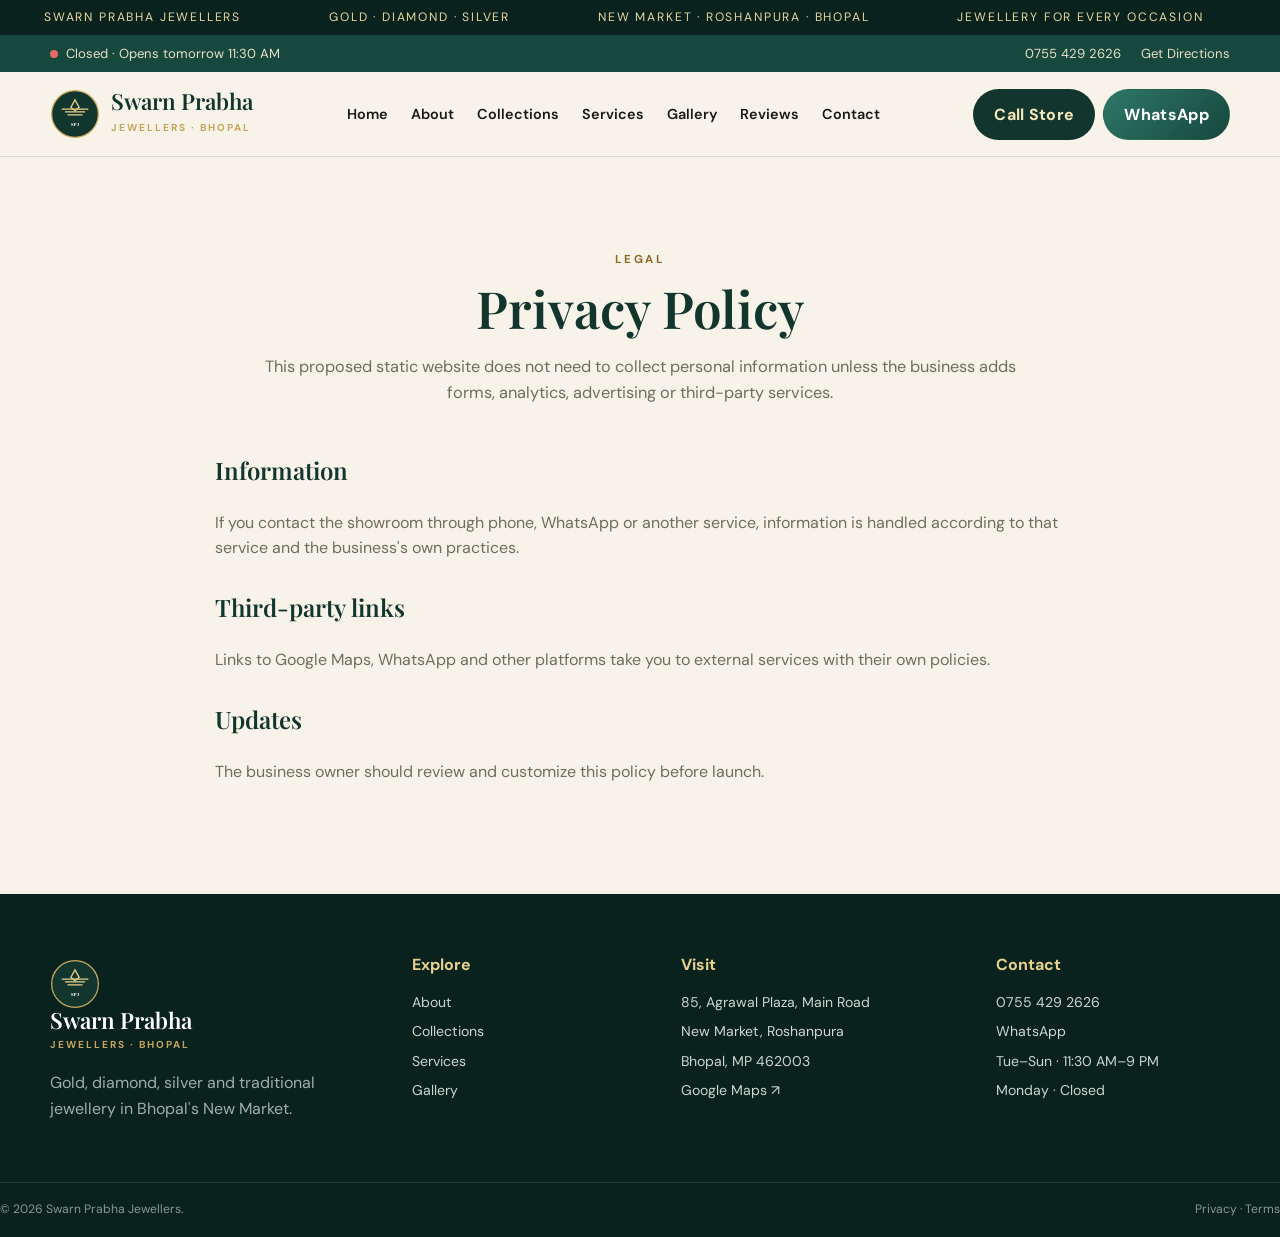
<file: privacy.html>
<!doctype html><html lang="en"><head><meta charset="utf-8"><meta name="viewport" content="width=device-width,initial-scale=1"><title>Privacy Policy | Swarn Prabha Jewellers</title><meta name="description" content="Privacy policy for the proposed Swarn Prabha Jewellers website."><link rel="icon" href="assets/swarn-prabha-mark.svg"><link rel="preconnect" href="https://fonts.googleapis.com"><link rel="preconnect" href="https://fonts.gstatic.com" crossorigin><link href="https://fonts.googleapis.com/css2?family=DM+Sans:wght@400;500;600;700&family=Playfair+Display:wght@500;600;700&display=swap" rel="stylesheet"><link rel="stylesheet" href="css/style.css"></head><body><div class="announce"><div class="announce-track"><span>SWARN PRABHA JEWELLERS</span><span>Gold · Diamond · Silver</span><span>New Market · Roshanpura · Bhopal</span><span>Jewellery for Every Occasion</span><span>SWARN PRABHA JEWELLERS</span></div></div><div class="topbar"><div class="container topbar-inner"><span class="status"><i data-status-dot></i><span data-status>Checking hours…</span></span><div class="top-links"><a href="tel:+917554292626">0755 429 2626</a><a href="https://maps.app.goo.gl/8j2M72wvHnP8TUcw9" target="_blank">Get Directions</a></div></div></div><header class="header"><div class="container nav"><a class="brand" href="index.html"><img src="assets/swarn-prabha-mark.svg" alt=""><div><strong>Swarn Prabha</strong><small>JEWELLERS · BHOPAL</small></div></a><button class="menu-toggle" aria-label="Open navigation"><span></span><span></span><span></span></button><nav class="nav-links"><a class="" href="index.html">Home</a><a class="" href="about.html">About</a><a class="" href="collections.html">Collections</a><a class="" href="services.html">Services</a><a class="" href="gallery.html">Gallery</a><a class="" href="reviews.html">Reviews</a><a class="" href="contact.html">Contact</a></nav><div class="nav-cta"><a class="btn btn-dark" href="tel:+917554292626">Call Store</a><a class="btn btn-teal" href="https://wa.me/917554292626" target="_blank">WhatsApp</a></div></div></header><main><section class="section"><div class="container"><div class="section-head"><div class="eyebrow dark">LEGAL</div><h2>Privacy Policy</h2><p>This proposed static website does not need to collect personal information unless the business adds forms, analytics, advertising or third-party services.</p></div><div class="legal"><h3>Information</h3><p>If you contact the showroom through phone, WhatsApp or another service, information is handled according to that service and the business's own practices.</p><h3>Third-party links</h3><p>Links to Google Maps, WhatsApp and other platforms take you to external services with their own policies.</p><h3>Updates</h3><p>The business owner should review and customize this policy before launch.</p></div></div></section></main><footer class="footer"><div class="container footer-grid"><div><a class="brand footer-brand" href="index.html"><img src="assets/swarn-prabha-mark.svg" alt=""><div><strong>Swarn Prabha</strong><small>JEWELLERS · BHOPAL</small></div></a><p>Gold, diamond, silver and traditional jewellery in Bhopal's New Market.</p></div><div><h4>Explore</h4><a href="about.html">About</a><a href="collections.html">Collections</a><a href="services.html">Services</a><a href="gallery.html">Gallery</a></div><div><h4>Visit</h4><span>85, Agrawal Plaza, Main Road</span><span>New Market, Roshanpura</span><span>Bhopal, MP 462003</span><a href="https://maps.app.goo.gl/8j2M72wvHnP8TUcw9" target="_blank">Google Maps ↗</a></div><div><h4>Contact</h4><a href="tel:+917554292626">0755 429 2626</a><a href="https://wa.me/917554292626" target="_blank">WhatsApp</a><span>Tue–Sun · 11:30 AM–9 PM</span><span>Monday · Closed</span></div></div><div class="copyright"><span>© <span data-year></span> Swarn Prabha Jewellers.</span><span><a href="privacy.html">Privacy</a> · <a href="terms.html">Terms</a></span></div></footer><script src="js/main.js"></script></body></html>
</file>
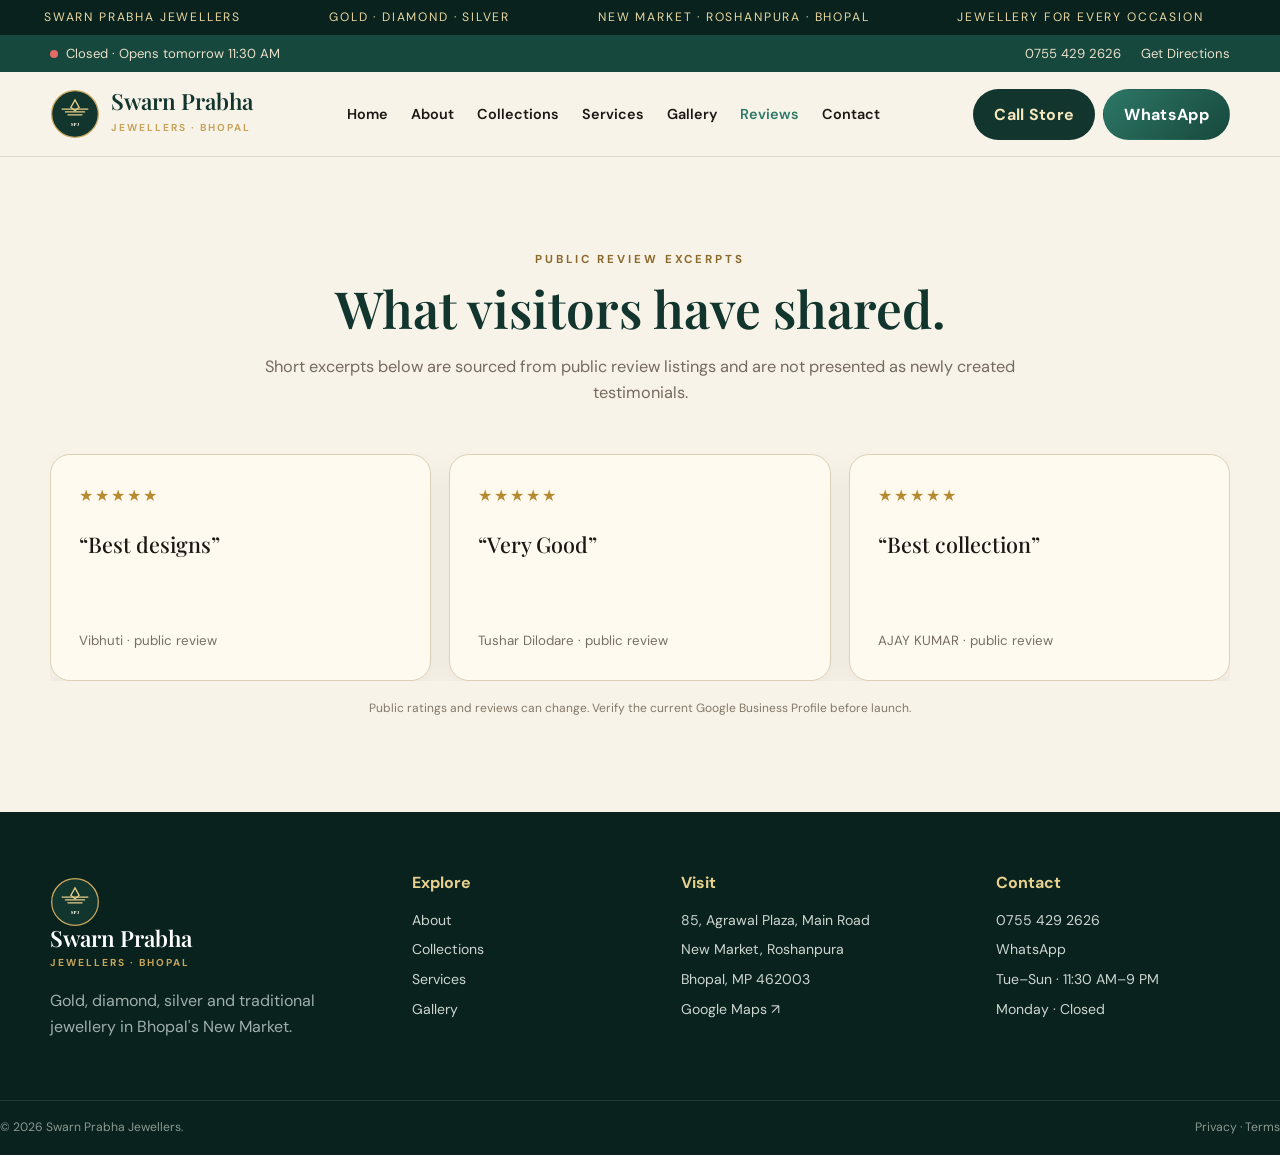
<file: reviews.html>
<!doctype html><html lang="en"><head><meta charset="utf-8"><meta name="viewport" content="width=device-width,initial-scale=1"><title>Reviews | Swarn Prabha Jewellers</title><meta name="description" content="Public review excerpts for Swarn Prabha Jewellers in Bhopal."><link rel="icon" href="assets/swarn-prabha-mark.svg"><link rel="preconnect" href="https://fonts.googleapis.com"><link rel="preconnect" href="https://fonts.gstatic.com" crossorigin><link href="https://fonts.googleapis.com/css2?family=DM+Sans:wght@400;500;600;700&family=Playfair+Display:wght@500;600;700&display=swap" rel="stylesheet"><link rel="stylesheet" href="css/style.css"></head><body><div class="announce"><div class="announce-track"><span>SWARN PRABHA JEWELLERS</span><span>Gold · Diamond · Silver</span><span>New Market · Roshanpura · Bhopal</span><span>Jewellery for Every Occasion</span><span>SWARN PRABHA JEWELLERS</span></div></div><div class="topbar"><div class="container topbar-inner"><span class="status"><i data-status-dot></i><span data-status>Checking hours…</span></span><div class="top-links"><a href="tel:+917554292626">0755 429 2626</a><a href="https://maps.app.goo.gl/8j2M72wvHnP8TUcw9" target="_blank">Get Directions</a></div></div></div><header class="header"><div class="container nav"><a class="brand" href="index.html"><img src="assets/swarn-prabha-mark.svg" alt=""><div><strong>Swarn Prabha</strong><small>JEWELLERS · BHOPAL</small></div></a><button class="menu-toggle" aria-label="Open navigation"><span></span><span></span><span></span></button><nav class="nav-links"><a class="" href="index.html">Home</a><a class="" href="about.html">About</a><a class="" href="collections.html">Collections</a><a class="" href="services.html">Services</a><a class="" href="gallery.html">Gallery</a><a class="active" href="reviews.html">Reviews</a><a class="" href="contact.html">Contact</a></nav><div class="nav-cta"><a class="btn btn-dark" href="tel:+917554292626">Call Store</a><a class="btn btn-teal" href="https://wa.me/917554292626" target="_blank">WhatsApp</a></div></div></header><main><section class="section reviews"><div class="container section-head"><div class="eyebrow dark">PUBLIC REVIEW EXCERPTS</div><h2>What visitors have shared.</h2><p>Short excerpts below are sourced from public review listings and are not presented as newly created testimonials.</p></div><div class="container review-track"><article><div class="stars">★★★★★</div><p>“Best designs”</p><small>Vibhuti · public review</small></article><article><div class="stars">★★★★★</div><p>“Very Good”</p><small>Tushar Dilodare · public review</small></article><article><div class="stars">★★★★★</div><p>“Best collection”</p><small>AJAY KUMAR · public review</small></article></div><div class="container review-note">Public ratings and reviews can change. Verify the current Google Business Profile before launch.</div></section></main><footer class="footer"><div class="container footer-grid"><div><a class="brand footer-brand" href="index.html"><img src="assets/swarn-prabha-mark.svg" alt=""><div><strong>Swarn Prabha</strong><small>JEWELLERS · BHOPAL</small></div></a><p>Gold, diamond, silver and traditional jewellery in Bhopal's New Market.</p></div><div><h4>Explore</h4><a href="about.html">About</a><a href="collections.html">Collections</a><a href="services.html">Services</a><a href="gallery.html">Gallery</a></div><div><h4>Visit</h4><span>85, Agrawal Plaza, Main Road</span><span>New Market, Roshanpura</span><span>Bhopal, MP 462003</span><a href="https://maps.app.goo.gl/8j2M72wvHnP8TUcw9" target="_blank">Google Maps ↗</a></div><div><h4>Contact</h4><a href="tel:+917554292626">0755 429 2626</a><a href="https://wa.me/917554292626" target="_blank">WhatsApp</a><span>Tue–Sun · 11:30 AM–9 PM</span><span>Monday · Closed</span></div></div><div class="copyright"><span>© <span data-year></span> Swarn Prabha Jewellers.</span><span><a href="privacy.html">Privacy</a> · <a href="terms.html">Terms</a></span></div></footer><script src="js/main.js"></script></body></html>
</file>
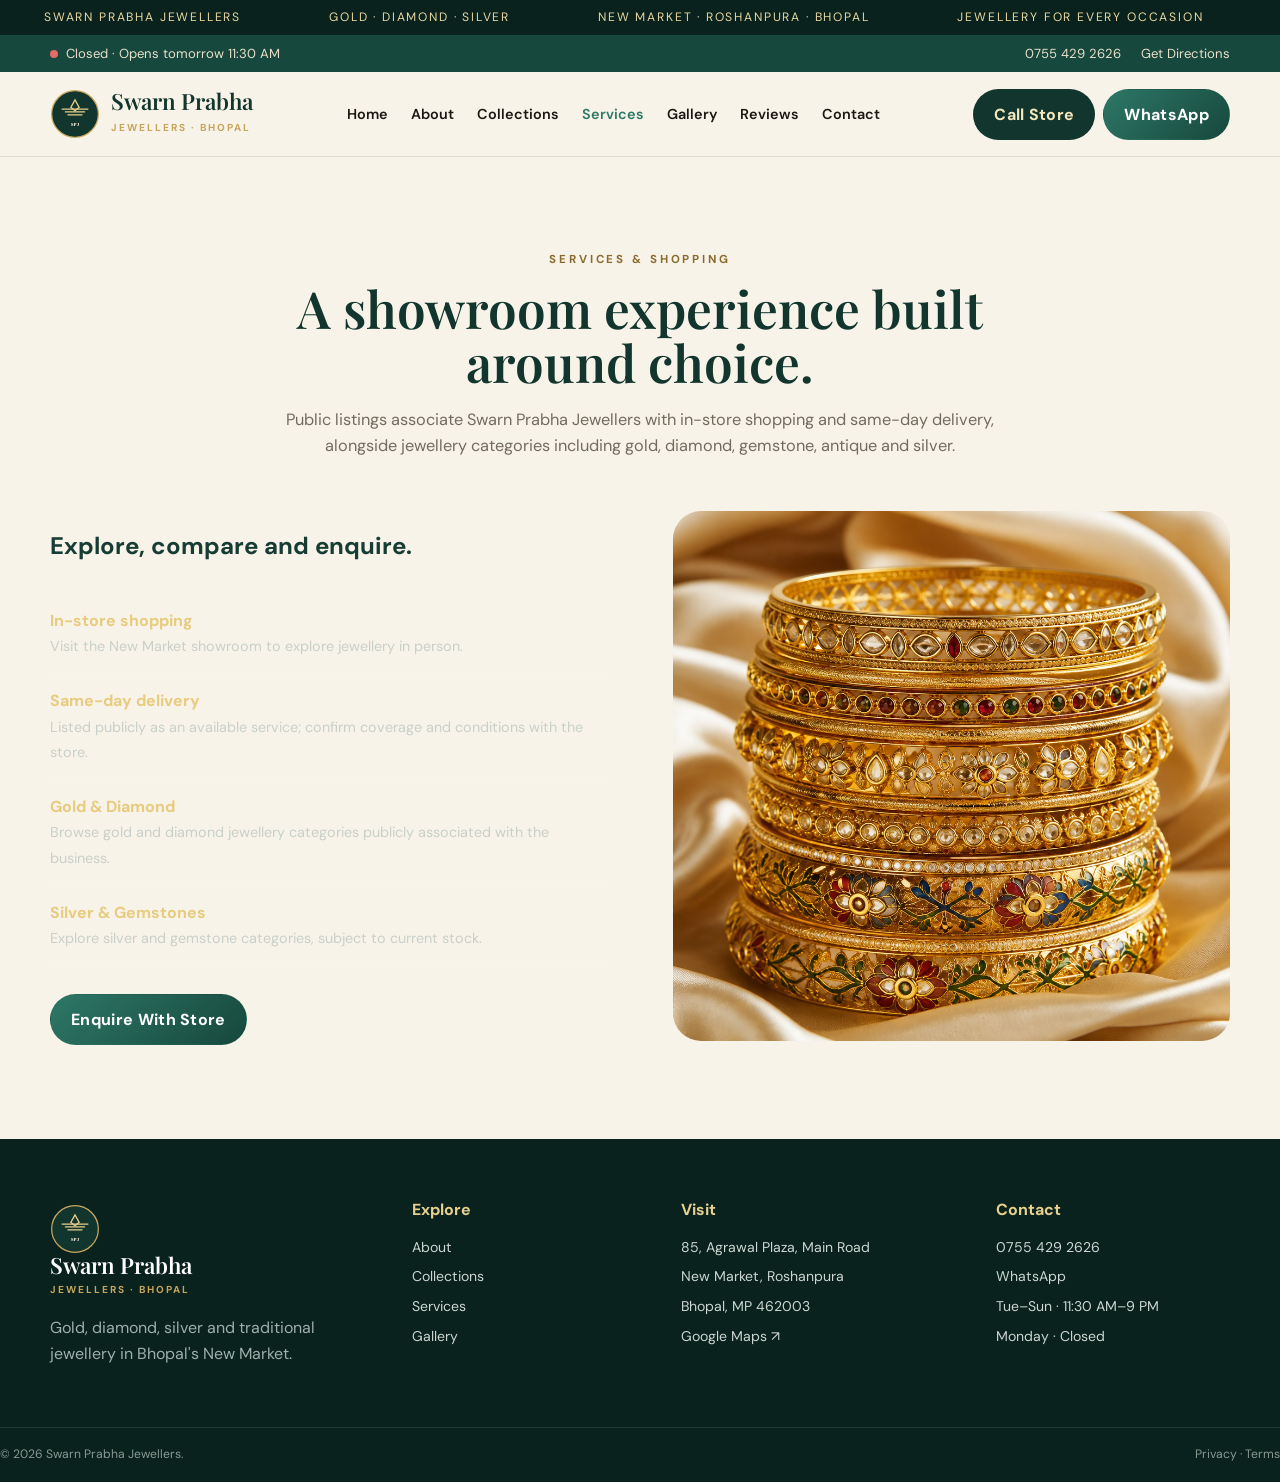
<file: services.html>
<!doctype html><html lang="en"><head><meta charset="utf-8"><meta name="viewport" content="width=device-width,initial-scale=1"><title>Services | Swarn Prabha Jewellers</title><meta name="description" content="Explore shopping and jewellery categories publicly associated with Swarn Prabha Jewellers."><link rel="icon" href="assets/swarn-prabha-mark.svg"><link rel="preconnect" href="https://fonts.googleapis.com"><link rel="preconnect" href="https://fonts.gstatic.com" crossorigin><link href="https://fonts.googleapis.com/css2?family=DM+Sans:wght@400;500;600;700&family=Playfair+Display:wght@500;600;700&display=swap" rel="stylesheet"><link rel="stylesheet" href="css/style.css"></head><body><div class="announce"><div class="announce-track"><span>SWARN PRABHA JEWELLERS</span><span>Gold · Diamond · Silver</span><span>New Market · Roshanpura · Bhopal</span><span>Jewellery for Every Occasion</span><span>SWARN PRABHA JEWELLERS</span></div></div><div class="topbar"><div class="container topbar-inner"><span class="status"><i data-status-dot></i><span data-status>Checking hours…</span></span><div class="top-links"><a href="tel:+917554292626">0755 429 2626</a><a href="https://maps.app.goo.gl/8j2M72wvHnP8TUcw9" target="_blank">Get Directions</a></div></div></div><header class="header"><div class="container nav"><a class="brand" href="index.html"><img src="assets/swarn-prabha-mark.svg" alt=""><div><strong>Swarn Prabha</strong><small>JEWELLERS · BHOPAL</small></div></a><button class="menu-toggle" aria-label="Open navigation"><span></span><span></span><span></span></button><nav class="nav-links"><a class="" href="index.html">Home</a><a class="" href="about.html">About</a><a class="" href="collections.html">Collections</a><a class="active" href="services.html">Services</a><a class="" href="gallery.html">Gallery</a><a class="" href="reviews.html">Reviews</a><a class="" href="contact.html">Contact</a></nav><div class="nav-cta"><a class="btn btn-dark" href="tel:+917554292626">Call Store</a><a class="btn btn-teal" href="https://wa.me/917554292626" target="_blank">WhatsApp</a></div></div></header><main><section class="section"><div class="container section-head"><div class="eyebrow dark">SERVICES & SHOPPING</div><h2>A showroom experience built around choice.</h2><p>Public listings associate Swarn Prabha Jewellers with in-store shopping and same-day delivery, alongside jewellery categories including gold, diamond, gemstone, antique and silver.</p></div><div class="container feature-grid"><div class="feature-copy" style="color:#173c33"><h2>Explore, compare and enquire.</h2><div class="feature-list"><div><b>In-store shopping</b><span>Visit the New Market showroom to explore jewellery in person.</span></div><div><b>Same-day delivery</b><span>Listed publicly as an available service; confirm coverage and conditions with the store.</span></div><div><b>Gold & Diamond</b><span>Browse gold and diamond jewellery categories publicly associated with the business.</span></div><div><b>Silver & Gemstones</b><span>Explore silver and gemstone categories, subject to current stock.</span></div></div><a class="btn btn-teal" href="contact.html">Enquire With Store</a></div><div class="feature-image"><img src="assets/gold-bangles.png" alt="Gold bangles jewellery" loading="lazy"></div></div></section></main><footer class="footer"><div class="container footer-grid"><div><a class="brand footer-brand" href="index.html"><img src="assets/swarn-prabha-mark.svg" alt=""><div><strong>Swarn Prabha</strong><small>JEWELLERS · BHOPAL</small></div></a><p>Gold, diamond, silver and traditional jewellery in Bhopal's New Market.</p></div><div><h4>Explore</h4><a href="about.html">About</a><a href="collections.html">Collections</a><a href="services.html">Services</a><a href="gallery.html">Gallery</a></div><div><h4>Visit</h4><span>85, Agrawal Plaza, Main Road</span><span>New Market, Roshanpura</span><span>Bhopal, MP 462003</span><a href="https://maps.app.goo.gl/8j2M72wvHnP8TUcw9" target="_blank">Google Maps ↗</a></div><div><h4>Contact</h4><a href="tel:+917554292626">0755 429 2626</a><a href="https://wa.me/917554292626" target="_blank">WhatsApp</a><span>Tue–Sun · 11:30 AM–9 PM</span><span>Monday · Closed</span></div></div><div class="copyright"><span>© <span data-year></span> Swarn Prabha Jewellers.</span><span><a href="privacy.html">Privacy</a> · <a href="terms.html">Terms</a></span></div></footer><script src="js/main.js"></script></body></html>
</file>
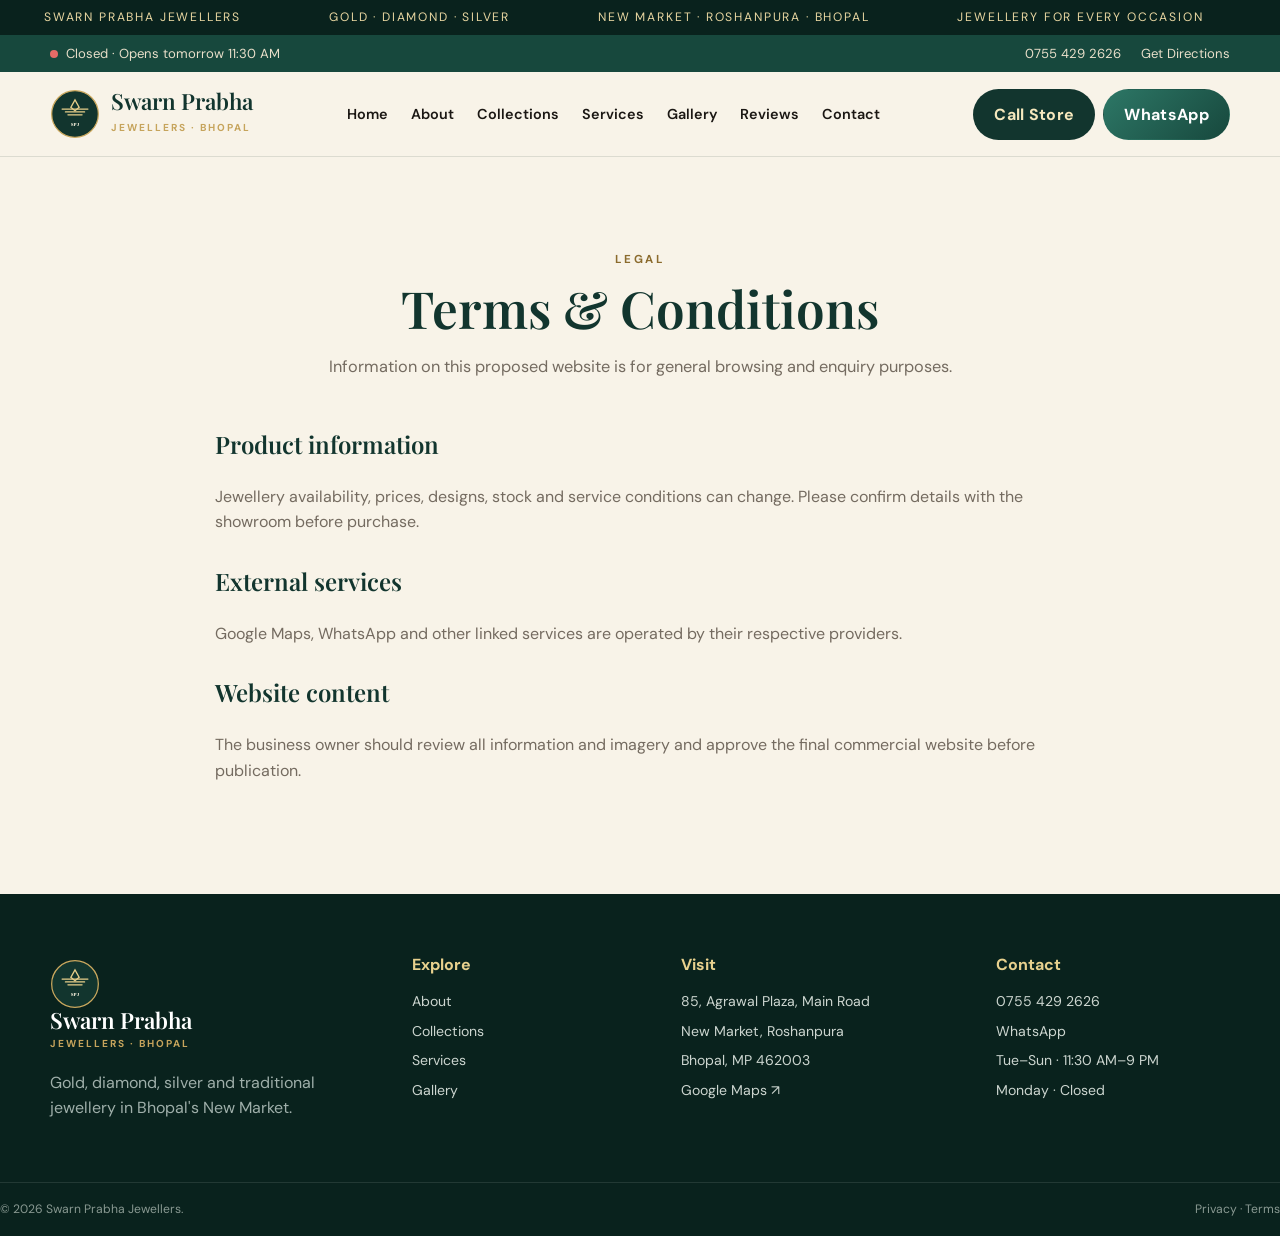
<file: terms.html>
<!doctype html><html lang="en"><head><meta charset="utf-8"><meta name="viewport" content="width=device-width,initial-scale=1"><title>Terms & Conditions | Swarn Prabha Jewellers</title><meta name="description" content="Terms and conditions for the proposed Swarn Prabha Jewellers website."><link rel="icon" href="assets/swarn-prabha-mark.svg"><link rel="preconnect" href="https://fonts.googleapis.com"><link rel="preconnect" href="https://fonts.gstatic.com" crossorigin><link href="https://fonts.googleapis.com/css2?family=DM+Sans:wght@400;500;600;700&family=Playfair+Display:wght@500;600;700&display=swap" rel="stylesheet"><link rel="stylesheet" href="css/style.css"></head><body><div class="announce"><div class="announce-track"><span>SWARN PRABHA JEWELLERS</span><span>Gold · Diamond · Silver</span><span>New Market · Roshanpura · Bhopal</span><span>Jewellery for Every Occasion</span><span>SWARN PRABHA JEWELLERS</span></div></div><div class="topbar"><div class="container topbar-inner"><span class="status"><i data-status-dot></i><span data-status>Checking hours…</span></span><div class="top-links"><a href="tel:+917554292626">0755 429 2626</a><a href="https://maps.app.goo.gl/8j2M72wvHnP8TUcw9" target="_blank">Get Directions</a></div></div></div><header class="header"><div class="container nav"><a class="brand" href="index.html"><img src="assets/swarn-prabha-mark.svg" alt=""><div><strong>Swarn Prabha</strong><small>JEWELLERS · BHOPAL</small></div></a><button class="menu-toggle" aria-label="Open navigation"><span></span><span></span><span></span></button><nav class="nav-links"><a class="" href="index.html">Home</a><a class="" href="about.html">About</a><a class="" href="collections.html">Collections</a><a class="" href="services.html">Services</a><a class="" href="gallery.html">Gallery</a><a class="" href="reviews.html">Reviews</a><a class="" href="contact.html">Contact</a></nav><div class="nav-cta"><a class="btn btn-dark" href="tel:+917554292626">Call Store</a><a class="btn btn-teal" href="https://wa.me/917554292626" target="_blank">WhatsApp</a></div></div></header><main><section class="section"><div class="container"><div class="section-head"><div class="eyebrow dark">LEGAL</div><h2>Terms & Conditions</h2><p>Information on this proposed website is for general browsing and enquiry purposes.</p></div><div class="legal"><h3>Product information</h3><p>Jewellery availability, prices, designs, stock and service conditions can change. Please confirm details with the showroom before purchase.</p><h3>External services</h3><p>Google Maps, WhatsApp and other linked services are operated by their respective providers.</p><h3>Website content</h3><p>The business owner should review all information and imagery and approve the final commercial website before publication.</p></div></div></section></main><footer class="footer"><div class="container footer-grid"><div><a class="brand footer-brand" href="index.html"><img src="assets/swarn-prabha-mark.svg" alt=""><div><strong>Swarn Prabha</strong><small>JEWELLERS · BHOPAL</small></div></a><p>Gold, diamond, silver and traditional jewellery in Bhopal's New Market.</p></div><div><h4>Explore</h4><a href="about.html">About</a><a href="collections.html">Collections</a><a href="services.html">Services</a><a href="gallery.html">Gallery</a></div><div><h4>Visit</h4><span>85, Agrawal Plaza, Main Road</span><span>New Market, Roshanpura</span><span>Bhopal, MP 462003</span><a href="https://maps.app.goo.gl/8j2M72wvHnP8TUcw9" target="_blank">Google Maps ↗</a></div><div><h4>Contact</h4><a href="tel:+917554292626">0755 429 2626</a><a href="https://wa.me/917554292626" target="_blank">WhatsApp</a><span>Tue–Sun · 11:30 AM–9 PM</span><span>Monday · Closed</span></div></div><div class="copyright"><span>© <span data-year></span> Swarn Prabha Jewellers.</span><span><a href="privacy.html">Privacy</a> · <a href="terms.html">Terms</a></span></div></footer><script src="js/main.js"></script></body></html>
</file>
<file: css/style.css>
:root{--teal:#12352e;--teal2:#1d5a4e;--jade:#2e7867;--gold:#c6a45c;--gold2:#ead08a;--cream:#f8f3e8;--cream2:#eee4d2;--ink:#1b1713;--muted:#746b60;--white:#fffdf7;--line:rgba(198,164,92,.32);--shadow:0 24px 60px rgba(18,53,46,.14);--display:"Playfair Display",Georgia,serif;--body:"DM Sans",Arial,sans-serif}
*{box-sizing:border-box}html{scroll-behavior:smooth}body{margin:0;background:var(--cream);color:var(--ink);font-family:var(--body);line-height:1.6}a{text-decoration:none;color:inherit}img{max-width:100%;display:block}button{font:inherit}.container{width:min(1180px,calc(100% - 36px));margin:auto}
.announce{background:#09221d;color:#e8d6a1;overflow:hidden;white-space:nowrap;font-size:.76rem;letter-spacing:.15em;text-transform:uppercase}.announce-track{display:flex;width:max-content;animation:marquee 34s linear infinite}.announce span{padding:8px 44px}.topbar{background:#17483d;color:#e9dfca;font-size:.82rem}.topbar-inner{display:flex;justify-content:space-between;padding:8px 0;gap:18px}.top-links{display:flex;gap:20px}.topbar a:hover{color:#fff}.status{display:flex;align-items:center;gap:8px}.status i{width:8px;height:8px;border-radius:50%;background:#aaa}.status i.open{background:#52d58b;box-shadow:0 0 0 4px rgba(82,213,139,.14)}.status i.closed{background:#e56b67}
.header{position:sticky;top:0;z-index:50;background:rgba(248,243,232,.95);backdrop-filter:blur(14px);border-bottom:1px solid rgba(18,53,46,.12)}.nav{min-height:84px;display:flex;align-items:center;justify-content:space-between;gap:20px}.brand{display:flex;align-items:center;gap:11px}.brand img{width:50px;height:50px}.brand strong{font:600 1.4rem var(--display);color:var(--teal);display:block;line-height:1}.brand small{font-size:.63rem;letter-spacing:.2em;color:var(--gold);font-weight:700}.nav-links{display:flex;gap:23px;font-size:.9rem;font-weight:600}.nav-links a:hover,.nav-links .active{color:var(--jade)}.nav-cta{display:flex;gap:8px}.menu-toggle{display:none;border:0;background:none;width:42px;height:42px}.menu-toggle span{display:block;width:23px;height:2px;background:var(--teal);margin:5px auto}
.btn{display:inline-flex;align-items:center;justify-content:center;border-radius:999px;padding:12px 20px;font-weight:700;letter-spacing:.02em;transition:.22s;border:1px solid transparent}.btn:hover{transform:translateY(-2px)}.btn-teal{background:linear-gradient(135deg,#2d7766,#17483d);color:#fff}.btn-gold{background:linear-gradient(135deg,#eed68f,#c6a45c 55%,#987432);color:#1c160d;box-shadow:0 10px 26px rgba(198,164,92,.25)}.btn-dark{background:#12352e;color:#f6e8bd}.btn-outline{border-color:#e8d6a1;color:#fff;background:rgba(0,0,0,.12)}.btn-light{background:#fffaf0;color:#12352e;border-color:#d7c8a8}
.hero{min-height:700px;position:relative;display:flex;align-items:center;overflow:hidden;color:#fff}.hero-bg{position:absolute;inset:0;background-image:url("../assets/storefront.jpg");background-size:cover;background-position:center;filter:saturate(.92)}.hero-shade{position:absolute;inset:0;background:linear-gradient(90deg,rgba(5,22,18,.93),rgba(5,22,18,.67) 45%,rgba(5,22,18,.22)),linear-gradient(0deg,rgba(0,0,0,.5),transparent)}.hero-content{position:relative;z-index:2;padding:100px 0}.eyebrow{font-size:.72rem;letter-spacing:.25em;text-transform:uppercase;color:#e5ca7f;font-weight:700}.eyebrow.dark{color:#8b6b2d}.hero h1{font:600 clamp(3rem,6.5vw,6rem)/.98 var(--display);letter-spacing:-.035em;max-width:850px;margin:16px 0}.hero h1 span{color:#e6c975}.hero p{max-width:650px;color:#eee8dc;font-size:1.08rem}.hero-actions{display:flex;gap:12px;flex-wrap:wrap;margin:30px 0}.hero-badges{display:flex;flex-wrap:wrap;gap:9px}.hero-badges span{padding:8px 13px;border:1px solid rgba(232,208,138,.34);background:rgba(0,0,0,.18);border-radius:999px;font-size:.78rem}.hero-scroll{position:absolute;right:25px;bottom:25px;z-index:3;font-size:.68rem;letter-spacing:.2em;color:#d8cba9;writing-mode:vertical-rl}
.trust-strip{background:#0e2c25;color:#eee5d0;border-top:1px solid rgba(198,164,92,.28);border-bottom:1px solid rgba(198,164,92,.28)}.trust-grid{display:grid;grid-template-columns:repeat(4,1fr)}.trust-grid>div{display:flex;gap:14px;padding:22px;border-right:1px solid rgba(255,255,255,.09)}.trust-grid>div:last-child{border:0}.trust-grid b{font:600 1.2rem var(--display);color:#d9bd6b}.trust-grid span{font-weight:700}.trust-grid small{display:block;font-weight:400;color:#b9c4bd}
.section{padding:94px 0}.intro{background:#f8f3e8}.intro-grid{display:grid;grid-template-columns:1fr 1fr;gap:70px;align-items:center}.intro h2,.section-head h2,.feature h2{font:600 clamp(2.2rem,4vw,3.5rem)/1.05 var(--display);color:#12352e;margin:12px 0 18px}.intro p,.section-head p{color:var(--muted);font-size:1.02rem}.text-link{color:#1e6656;font-weight:700;border-bottom:1px solid #b89a52}.image-card{position:relative}.image-card img{width:100%;height:430px;object-fit:cover;border-radius:28px;box-shadow:var(--shadow)}.image-card span{position:absolute;left:18px;bottom:18px;background:rgba(10,30,25,.86);color:#ead99e;padding:8px 13px;border-radius:999px;font-size:.76rem}
.section-head{text-align:center;max-width:760px;margin:0 auto 48px}.collection-grid{display:grid;grid-template-columns:repeat(4,1fr);gap:18px}.collection-card{position:relative;min-height:390px;overflow:hidden;border-radius:22px;background:#12352e;color:#fff;box-shadow:0 16px 40px rgba(18,53,46,.13)}.collection-card img{width:100%;height:100%;object-fit:cover;transition:.5s}.collection-card:after{content:"";position:absolute;inset:0;background:linear-gradient(0deg,rgba(5,22,18,.94),rgba(5,22,18,.08) 65%)}.collection-card:hover img{transform:scale(1.05)}.collection-card div{position:absolute;z-index:2;bottom:0;padding:25px}.collection-card small{color:#e7cb7e}.collection-card h3{font:600 1.55rem var(--display);margin:5px 0}.collection-card p{margin:0;color:#d6d9d2;font-size:.87rem}
.feature{background:#143b32;color:#fff}.feature-grid{display:grid;grid-template-columns:1fr 1fr;gap:65px;align-items:center}.feature-image img{height:530px;width:100%;object-fit:cover;border-radius:28px}.feature h2{color:#fff}.feature p{color:#c7d1ca}.feature-list{margin:28px 0}.feature-list div{padding:14px 0;border-bottom:1px solid rgba(255,255,255,.13)}.feature-list b{display:block;color:#e7cb7e}.feature-list span{font-size:.9rem;color:#c8d0ca}
.location{background:#eee4d2}.location-card{display:grid;grid-template-columns:.75fr 1.25fr;background:#0e2922;border-radius:28px;overflow:hidden;box-shadow:var(--shadow)}.location-copy{padding:42px;color:#eee8da}.pin{font-size:2rem;color:#e6c675}.location-copy h3{font:600 2rem var(--display);margin:10px 0}.location-copy p{color:#c8d0ca}.loc-actions{display:flex;gap:9px;flex-wrap:wrap;margin:24px 0}.hours-box{margin-top:25px;padding:17px;border:1px solid rgba(198,164,92,.28);border-radius:16px;background:rgba(255,255,255,.04)}.hours-box b,.hours-box span,.hours-box small{display:block}.hours-box b{color:#e8cc80}.hours-box span{font-size:.88rem}.hours-box small{color:#9fb1a7;margin-top:6px}.map{min-height:440px}.map iframe{width:100%;height:100%;min-height:440px;border:0}
.reviews{background:#f8f3e8}.review-track{display:flex;gap:18px;overflow:hidden}.review-track article{flex:0 0 calc(33.333% - 12px);background:#fffaf0;border:1px solid #ddd0b6;padding:28px;border-radius:20px;box-shadow:0 10px 30px rgba(35,25,11,.06)}.stars{color:#b78b31;letter-spacing:2px}.review-track p{font:500 1.35rem var(--display);min-height:75px}.review-track small{color:#766e62}.review-controls{text-align:center;margin-top:20px}.review-controls button{width:44px;height:44px;border-radius:50%;border:1px solid #c9b98f;background:#fff;color:#12352e;margin:0 4px;cursor:pointer}.review-note{text-align:center;font-size:.75rem;color:#827868;margin:18px auto 0;max-width:850px}
.cta{padding-top:20px;background:#f8f3e8}.cta-box{padding:48px;border-radius:28px;background:linear-gradient(135deg,#17483d,#09221d);color:#fff;display:flex;justify-content:space-between;gap:30px;align-items:center}.cta h2{font:600 2.8rem var(--display);margin:8px 0}.cta p{color:#c6d1ca}.cta-box>div:last-child{display:flex;gap:9px;flex-wrap:wrap}
.footer{background:#09221d;color:#cdd6d0;padding:58px 0 0}.footer-grid{display:grid;grid-template-columns:1.4fr 1fr 1.2fr 1fr;gap:35px;padding-bottom:45px}.footer-brand strong{color:#fff}.footer p{color:#9fafaa;max-width:320px}.footer h4{color:#e8d18e;margin:0 0 13px}.footer-grid>div>a,.footer-grid>div>span{display:block;margin:7px 0;font-size:.88rem}.footer-grid a:hover{color:#fff}.copyright{border-top:1px solid rgba(255,255,255,.1);padding:17px 0;display:flex;justify-content:space-between;font-size:.76rem;color:#899992}
@keyframes marquee{to{transform:translateX(-50%)}}
@media(max-width:1050px){.nav-links{gap:14px}.nav-cta .btn-dark{display:none}.collection-grid{grid-template-columns:1fr 1fr}.review-track article{flex-basis:calc(50% - 9px)}}
@media(max-width:800px){.topbar-inner{flex-direction:column;align-items:flex-start}.nav{min-height:72px}.menu-toggle{display:block}.nav-links{display:none;position:absolute;top:72px;left:0;right:0;background:#f8f3e8;padding:22px;flex-direction:column;box-shadow:0 18px 35px rgba(0,0,0,.12)}.header.open .nav-links{display:flex}.nav-cta{display:none}.hero{min-height:650px}.hero-content{padding:75px 0}.trust-grid{grid-template-columns:1fr 1fr}.trust-grid>div:nth-child(2){border-right:0}.intro-grid,.feature-grid,.location-card{grid-template-columns:1fr}.collection-grid{grid-template-columns:1fr 1fr}.feature-image img{height:400px}.map,.map iframe{min-height:360px}.footer-grid{grid-template-columns:1fr 1fr}.cta-box{flex-direction:column;align-items:flex-start}}
@media(max-width:560px){.container{width:min(100% - 26px,1180px)}.top-links{flex-wrap:wrap}.brand strong{font-size:1.18rem}.hero h1{font-size:3.1rem}.hero-scroll{display:none}.trust-grid,.collection-grid,.footer-grid{grid-template-columns:1fr}.trust-grid>div{border-right:0;border-bottom:1px solid rgba(255,255,255,.09)}.section{padding:70px 0}.image-card img{height:330px}.review-track article{flex-basis:100%}.cta h2{font-size:2.15rem}.copyright{flex-direction:column;gap:7px}}

.hero-slide{position:absolute;inset:0;opacity:0;transition:opacity .65s ease}.hero-slide.active{opacity:1}.hero-slide .hero-bg{background-image:var(--bg)}.hero-arrow{position:absolute;top:50%;z-index:5;width:48px;height:48px;border-radius:50%;border:1px solid rgba(255,255,255,.45);background:rgba(0,0,0,.18);color:#fff;font-size:2rem;cursor:pointer}.hero-arrow.prev{left:24px}.hero-arrow.next{right:24px}.hero-dots{position:absolute;bottom:28px;left:50%;transform:translateX(-50%);z-index:5;display:flex;gap:8px}.hero-dots button{width:9px;height:9px;border:0;border-radius:50%;background:#e9ddc4;opacity:.6;cursor:pointer}.hero-dots button.active{width:28px;border-radius:8px;background:#e7c974;opacity:1}
.gallery-grid{display:grid;grid-template-columns:repeat(4,1fr);gap:16px}.gallery-grid img{width:100%;height:280px;object-fit:cover;border-radius:18px;transition:.3s}.gallery-grid img:hover{transform:scale(1.02)}.legal{max-width:850px;margin:auto}.legal h3{font:600 1.5rem var(--display);color:var(--teal);margin-top:30px}.legal p{color:var(--muted)}@media(max-width:800px){.gallery-grid{grid-template-columns:1fr 1fr}}@media(max-width:560px){.gallery-grid{grid-template-columns:1fr}}
</file>
